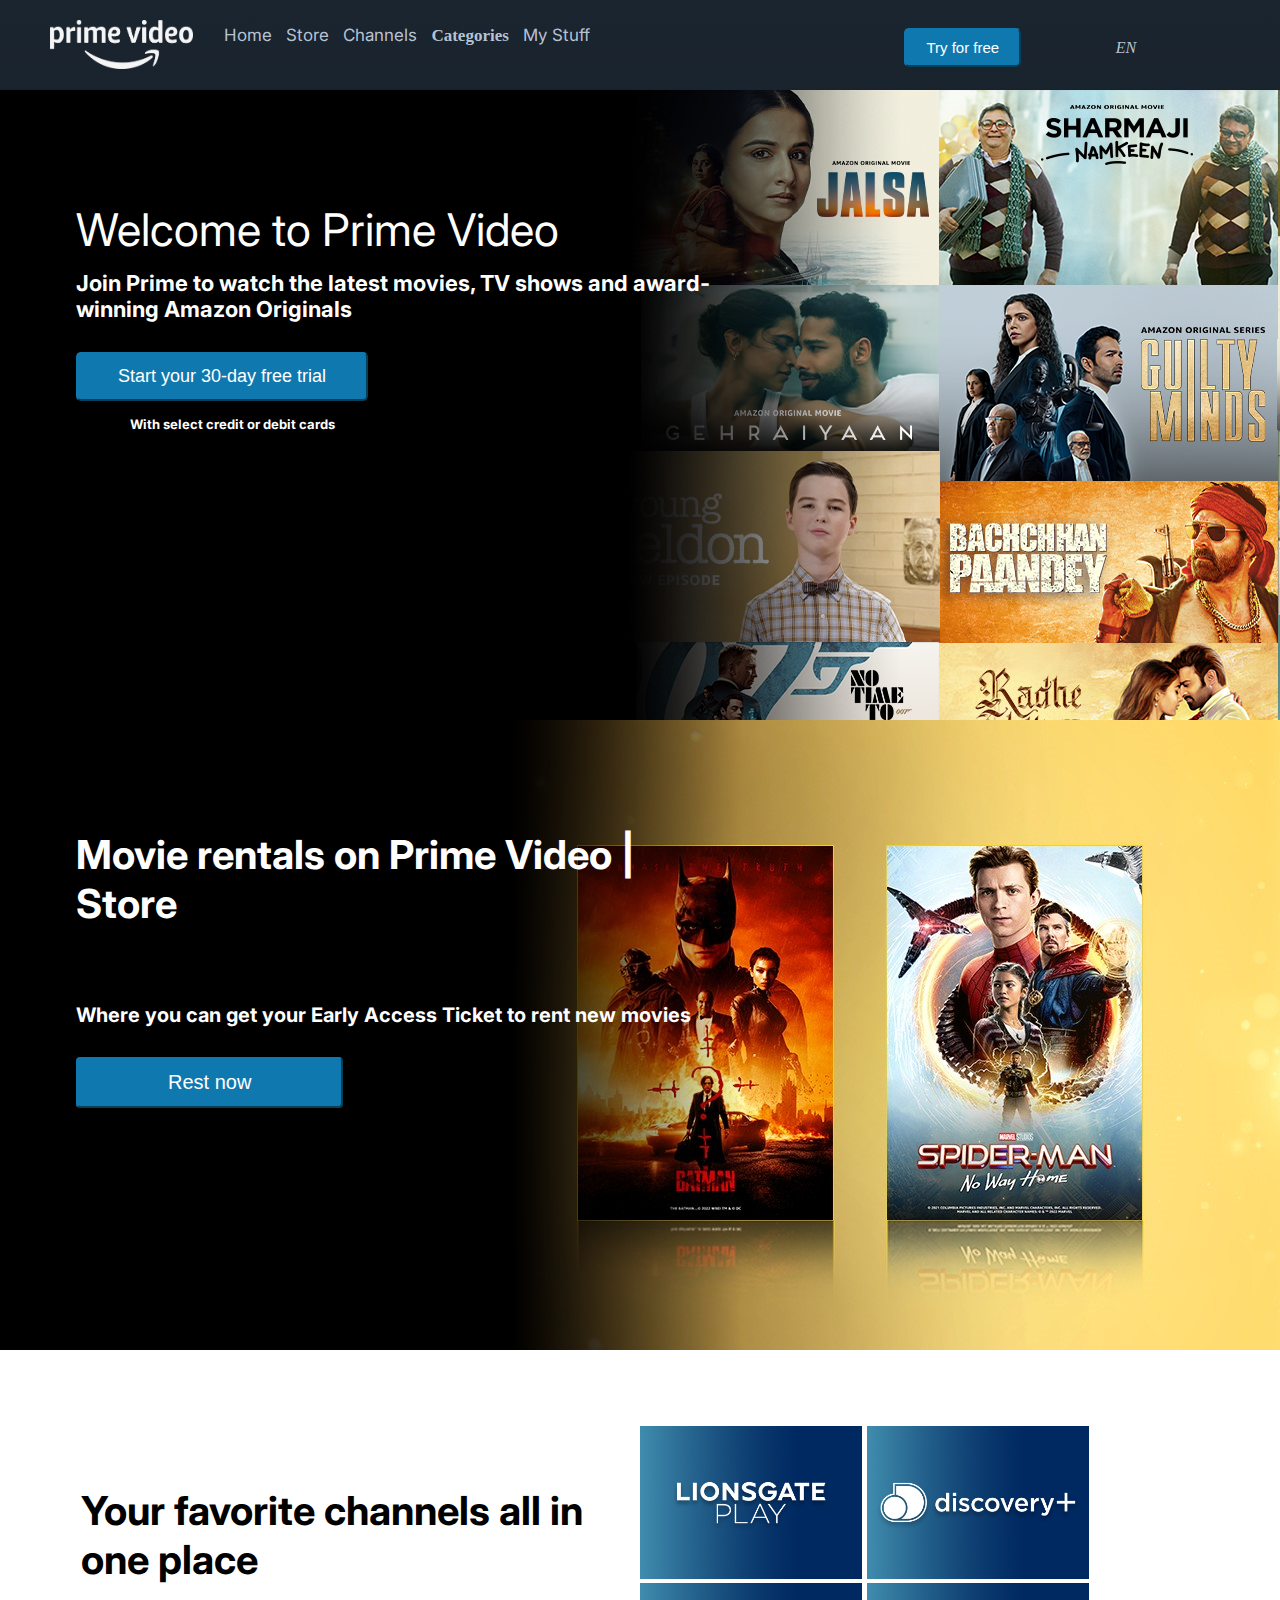
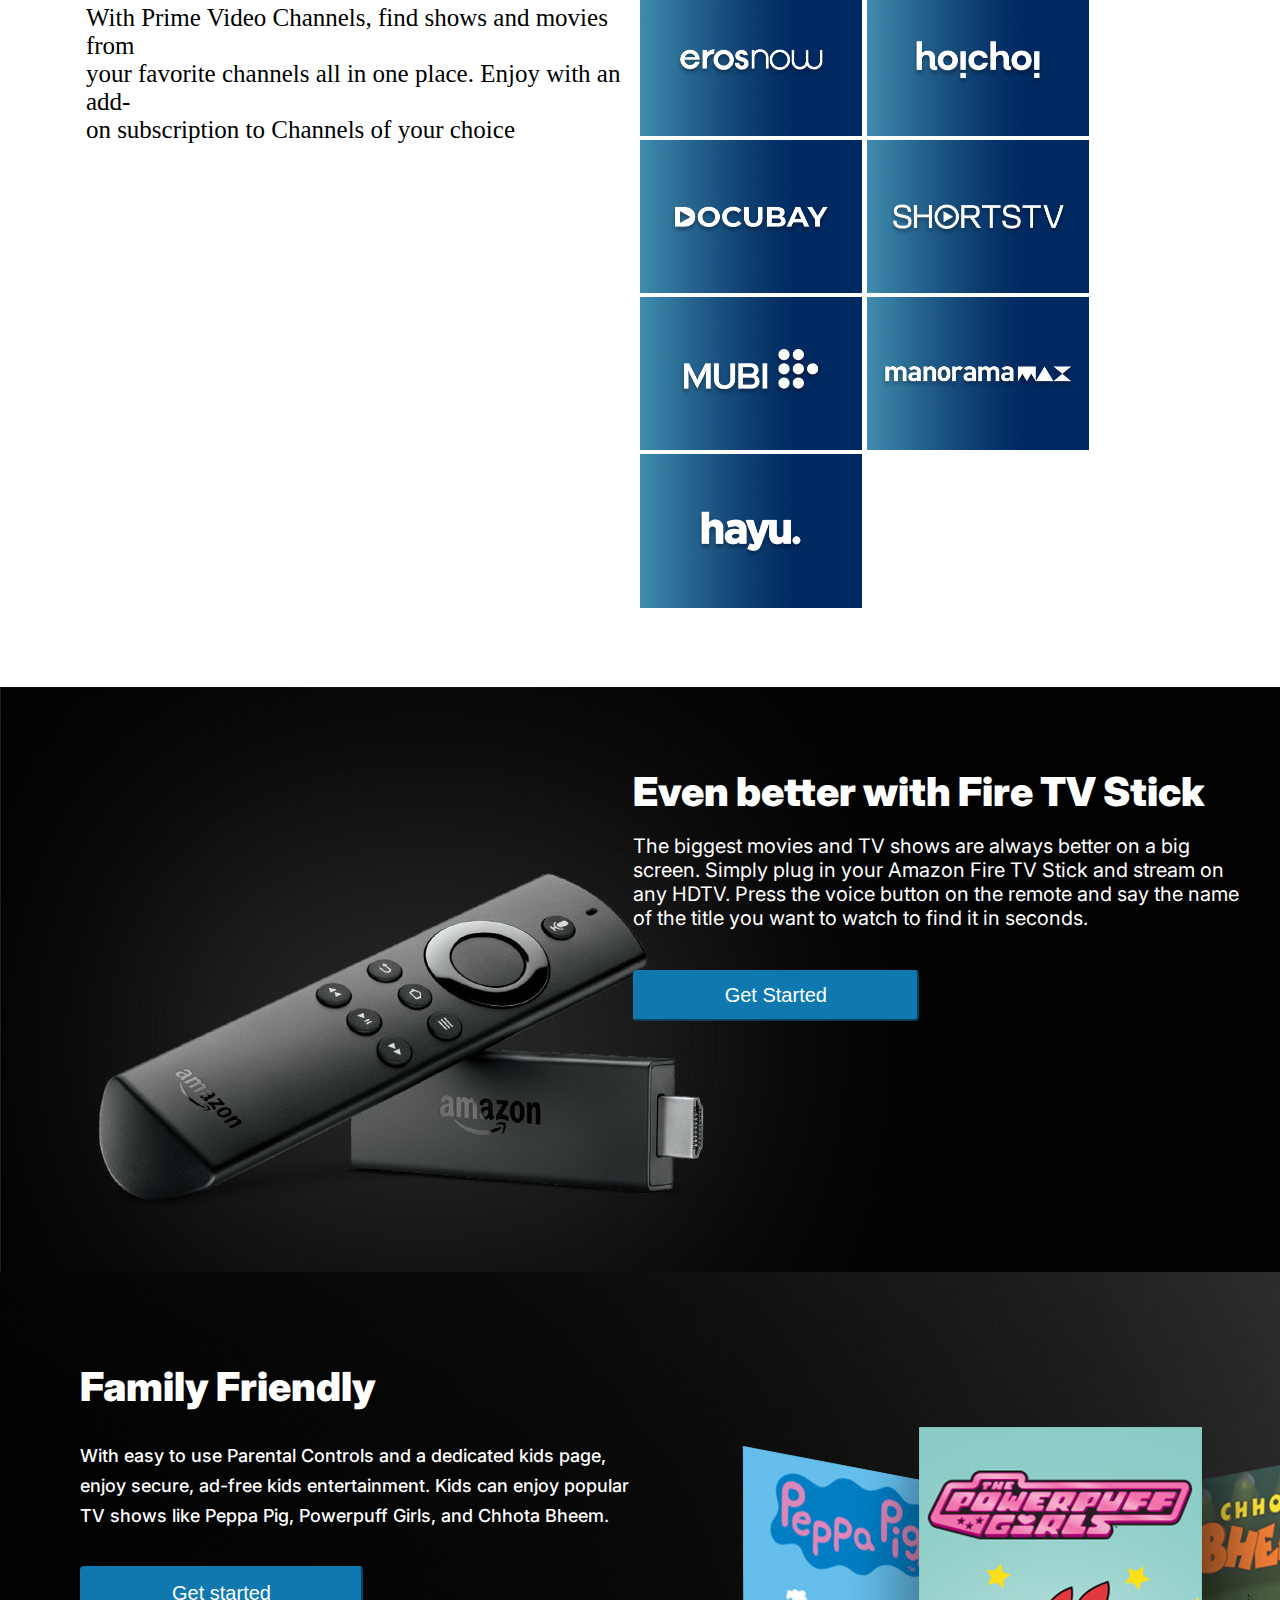
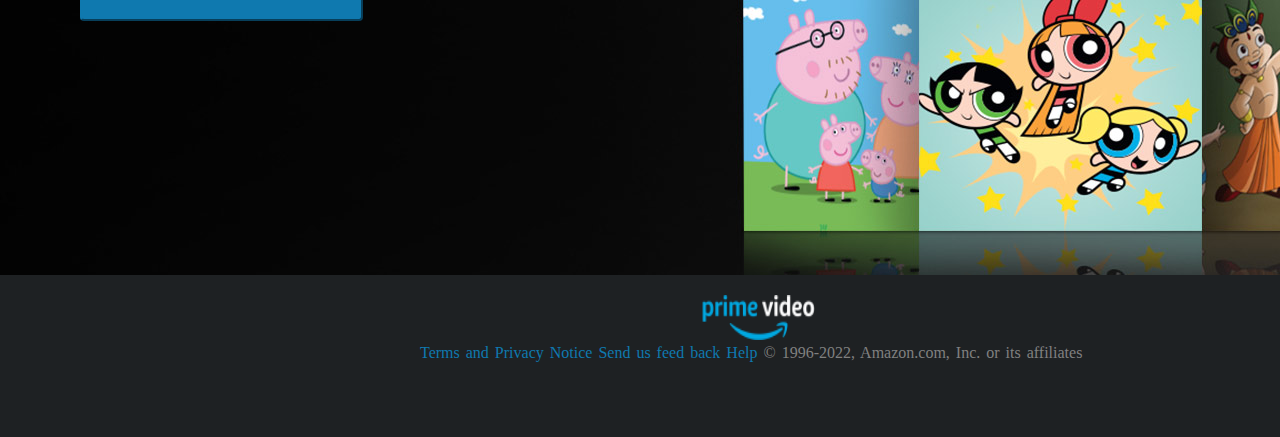
<file: amazon/index.html>
<!DOCTYPE html>
<html lang="en">
<head>
    <meta charset="UTF-8">
    <meta http-equiv="X-UA-Compatible" content="IE=edge">
    <link rel="stylesheet" href="https://cdnjs.cloudflare.com/ajax/libs/font-awesome/6.1.1/css/all.min.css" integrity="sha512-KfkfwYDsLkIlwQp6LFnl8zNdLGxu9YAA1QvwINks4PhcElQSvqcyVLLD9aMhXd13uQjoXtEKNosOWaZqXgel0g==" crossorigin="anonymous" referrerpolicy="no-referrer" />
    <meta name="viewport" content="width=device-width, initial-scale=1.0">
    <link rel="stylesheet" href="amazon.css">
    <link rel="preconnect" href="https://fonts.googleapis.com">
    <link rel="preconnect" href="https://fonts.gstatic.com" crossorigin>
    <link href="https://fonts.googleapis.com/css2?family=Inter:wght@100&family=Roboto:wght@100;300;400;500&display=swap" rel="stylesheet">
    <link rel="preconnect" href="https://fonts.googleapis.com">
    <link rel="icon" href="playicon.png">
<link rel="preconnect" href="https://fonts.gstatic.com" crossorigin>
<link href="https://fonts.googleapis.com/css2?family=Inter:wght@200&family=Roboto:wght@100;300;400;500&display=swap" rel="stylesheet">

    <title>Welcome To Prime Video</title>
</head>
<body>
    <section>
        <article class="nav">
        <div class="div1">
            <div class="primelog"><img src="prime-video.png" alt="" width="90%" height="70%"></div>
            <div>
                <ul>
                    <li></li>
                    <li id="textnav" class="gfont">Home</li>
                    <li id="textnav" class="gfont">Store</li>
                    <li id="textnav" class="gfont">Channels</li>
                    <li id="textnav" class="cat0 " onmouseover="oncatihover()" ><b> Categories



                    </b></li>
                    <li id="textnav" class="gfont">My Stuff</li>
                </ul>
        </div>

        </div>
        <div class="div2">
            <div>
            <ul> 
               <li><button class="freebutton">Try for free</button></li> 
                <li><i class="fa-solid fa-magnifying-glass searchicon icons"></i></li>
                <li class=""><i class="fa-solid fa-globe icons"></i> <i class="en">EN</i> </li>
                <li><i class="fa-regular fa-user icons"></i></li>
                <li></li>
            </ul>
            </div>
        </div>
        </article>
    </section>

   
    <section>
        <article id="cati" onmouseleave="oncatihover1()"> 
            <div class="catidiv">
                <div class="catidivdiv">
                    <p class="catit1 gfont">Top Categories</p>
                    <ul>
                    <li><button class="catibuttons1">Includes with <br> Prime</button></li>
                    <li><button class="catibuttons2">Amazon Originals</button></li>
                    <li><button class="catibuttons2">Movies</button></li>
                    <li><button class="catibuttons2">TV</button></li>
                    <li><button class="catibuttons2">Kids</button></li>
                    </ul>
                </div>
            </div>
            <div class="catidiv2">
                <div>
                    <ul class="catiaudio gfont">
                        <li><b>Audio languages</b> </li>
                       <li class="catili">English</li> 
                       <li class="catili">Hindi</li>
                       <li class="catili">Telugu</li>
                       <li class="catili">Tamil</li>
                       <li class="catili">Kannada</li>
                    </ul>
                </div>
                <div>
                    <ul class="catilan gfont">
                        <li class="catilanli">Malayalam</li>
                        <li class="catilanli">Punjabi</li>
                        <li class="catilanli">Marathi</li>
                        <li class="catilanli">Bengali</li>
                        <li class="catilanli">Gujarati</li>
                    </ul>
                </div>
                <div>
                    <ul class="catiaudio gfont">
                        <li><b>Other categories</b></li>
                        <li class="catili">Drama</li>
                        <li class="catili">Action and adventure</li>
                        <li class="catili">Romance</li>
                        <li class="catili">Comedy</li>
                        <li class="catili"> Suspense</li>
                        <li class="catili">Horror</li>
                        <li class="catili">Award winners</li>
                    </ul>
                </div>
    
    
            </div>
        </article>
    </section>
    

    

    <section>
        <article class="mid">
            <div>
                <p class="gfont tt">Welcome to Prime Video</p>
            </div>
            <div>
                <h4 class="gfont">Join Prime to watch the latest movies, TV shows and award- <br> winning Amazon Originals</h4>
            </div>
            <div>
                <button class="midbutton">Start your 30-day free trial</button>
            </div>
            <div>
                <h6 class="gfont">With select credit or debit cards</h6>
            </div>
        </article>
    </section>

    <section>
        <article class="middown">
                <div>
                    <h1 class="gfont">
                        Movie rentals on Prime Video | <br> Store
                    </h1>
                </div>
                <div>
                    <h2 class="gfont">Where you can get your Early Access Ticket to rent new movies</h2>
                </div>
                <div>
                    <button class="downbutton">Rest now</button>
                </div>
        </article>
    </section>
      <section >
          <article class="down2">
            <div class="down2in">
                <h5 class="gfont">Your favorite channels all in <br> one place</h5>
                <h3>With Prime Video Channels, find shows and movies from <br> your favorite channels all in one place. Enjoy with an add- <br> on subscription to Channels of your choice</h3>
            </div>
            <div class=" down2in img">
                    <div class="img9"><img src="1.1.jpg" alt=""></div>
                    <div class="img9"><img src="2.2.jpg" alt=""></div>
                    <div class="img9"><img src="3.3.jpg" alt=""></div>
                    <div class="img9"><img src="4.4.jpg" alt=""></div>
                    <div class="img9"><img src="5.5.jpg" alt=""></div>
                    <div class="img9"><img src="6.6.jpg" alt=""></div>
                    <div class="img9"><img src="7.7.jpg" alt=""></div>
                    <div class="img9"><img src="8.8.jpg" alt=""></div>
                    <div class="img9"><img src="9.9.jpg" alt=""></div>
            </div>
        </article>
      </section>
      <section>
          <article class="down3">
              <div>

              </div>
              <div>
               <div class="down3div"> <p class="down3t1 gfont">Even better with Fire TV Stick</p> <br></div>
                <div class="down3div"><p class="down3t2 gfont">The biggest movies and TV shows are always better on a big <br> screen. Simply plug in your Amazon Fire TV Stick and stream on <br> any HDTV. Press the voice button on the remote and say the name <br> of the title you want to watch to find it in seconds.</p> </div>
                <div><button class="down3button">Get Started</button></div>
            </div>
          </article>
      </section>

      <section class="down4">
          <article>
            <p class="gfont down4t1"> Family Friendly </p>
            <p class="gfont down4t2">With easy to use Parental Controls and a dedicated kids page, <br> enjoy secure, ad-free kids entertainment. Kids can enjoy popular <br> TV shows like Peppa Pig, Powerpuff Girls, and Chhota Bheem.</p>
            <button class="down4button">Get started</button>
          </article>
      </section>

<section class="footer">
    <article>
        <div>
           <img src="primelogo.png" alt="">
        </div>
        
           <p class="links"> <a href="https://www.primevideo.com/help/ref=dvm_MLP_EU_privacy?nodeId=202064890" class="linkin"> Terms and Privacy Notice </a> <a href="https://www.amazon.com/ap/signin?clientContext=260-0517263-6788614&openid.pape.max_auth_age=0&openid.return_to=https%3A%2F%2Fwww.primevideo.com%2Fauth%2Freturn%2Fref%3Dav_auth_ap%3Flocation%3D%2Fhelp%2Fcontact-us%3Fref_%253Ddv_auth_ret&openid.identity=http%3A%2F%2Fspecs.openid.net%2Fauth%2F2.0%2Fidentifier_select&accountStatusPolicy=P1&openid.assoc_handle=amzn_prime_video_desktop_us&openid.mode=checkid_setup&language=en_US&openid.claimed_id=http%3A%2F%2Fspecs.openid.net%2Fauth%2F2.0%2Fidentifier_select&openid.ns=http%3A%2F%2Fspecs.openid.net%2Fauth%2F2.0" class="linkin"> Send us feed back </a> <a href="https://www.amazon.com/gp/help/customer/display.html" class="linkin"> Help </a> © 1996-2022, Amazon.com, Inc. or its affiliates</p>
            
    </article>
</section>


<script>

    function oncatihover(){
        document.getElementById("cati").style.display = "flex";
    }

    function oncatihover1(){
        document.getElementById("cati").style.display = "none";
    }


</script>
</body>
</html>
</file>
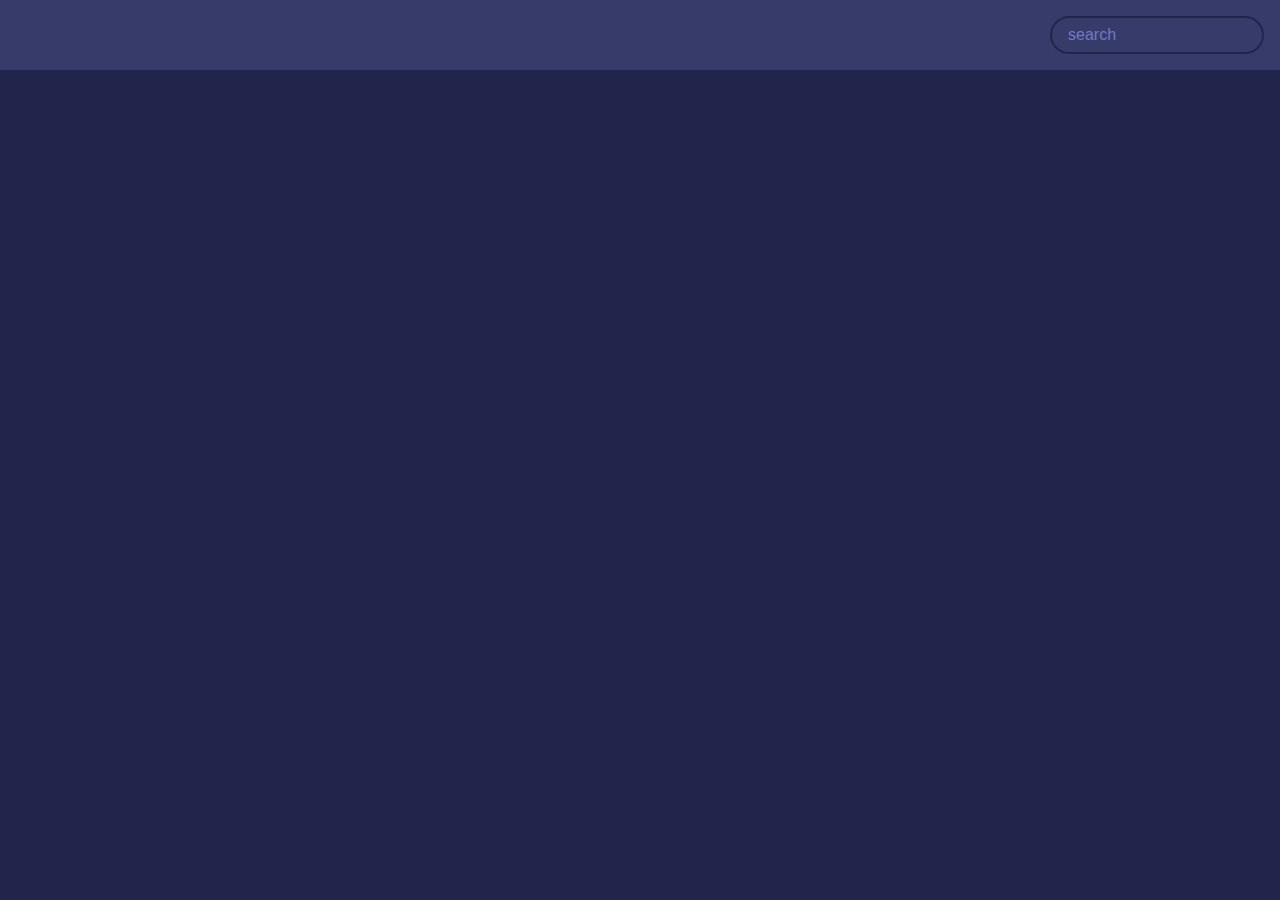
<file: MovieWeb/index.html>
<!DOCTYPE html>
<html lang="en">
  <head>
    <meta charset="UTF-8" />
    <meta http-equiv="X-UA-Compatible" content="IE=edge" />
    <meta name="viewport" content="width=device-width, initial-scale=1.0" />
    <link rel="stylesheet" href="index.css" />
    <title>Movie List</title>
  </head>
  <body>
    <header>
      <form id="form">
        <input type="text" placeholder="search" id="search" class="search" />
      </form>
    </header>
    
    <div class="main" id="main"></div>
    <script src="index.js"></script>
  </body>
</html>
</file>
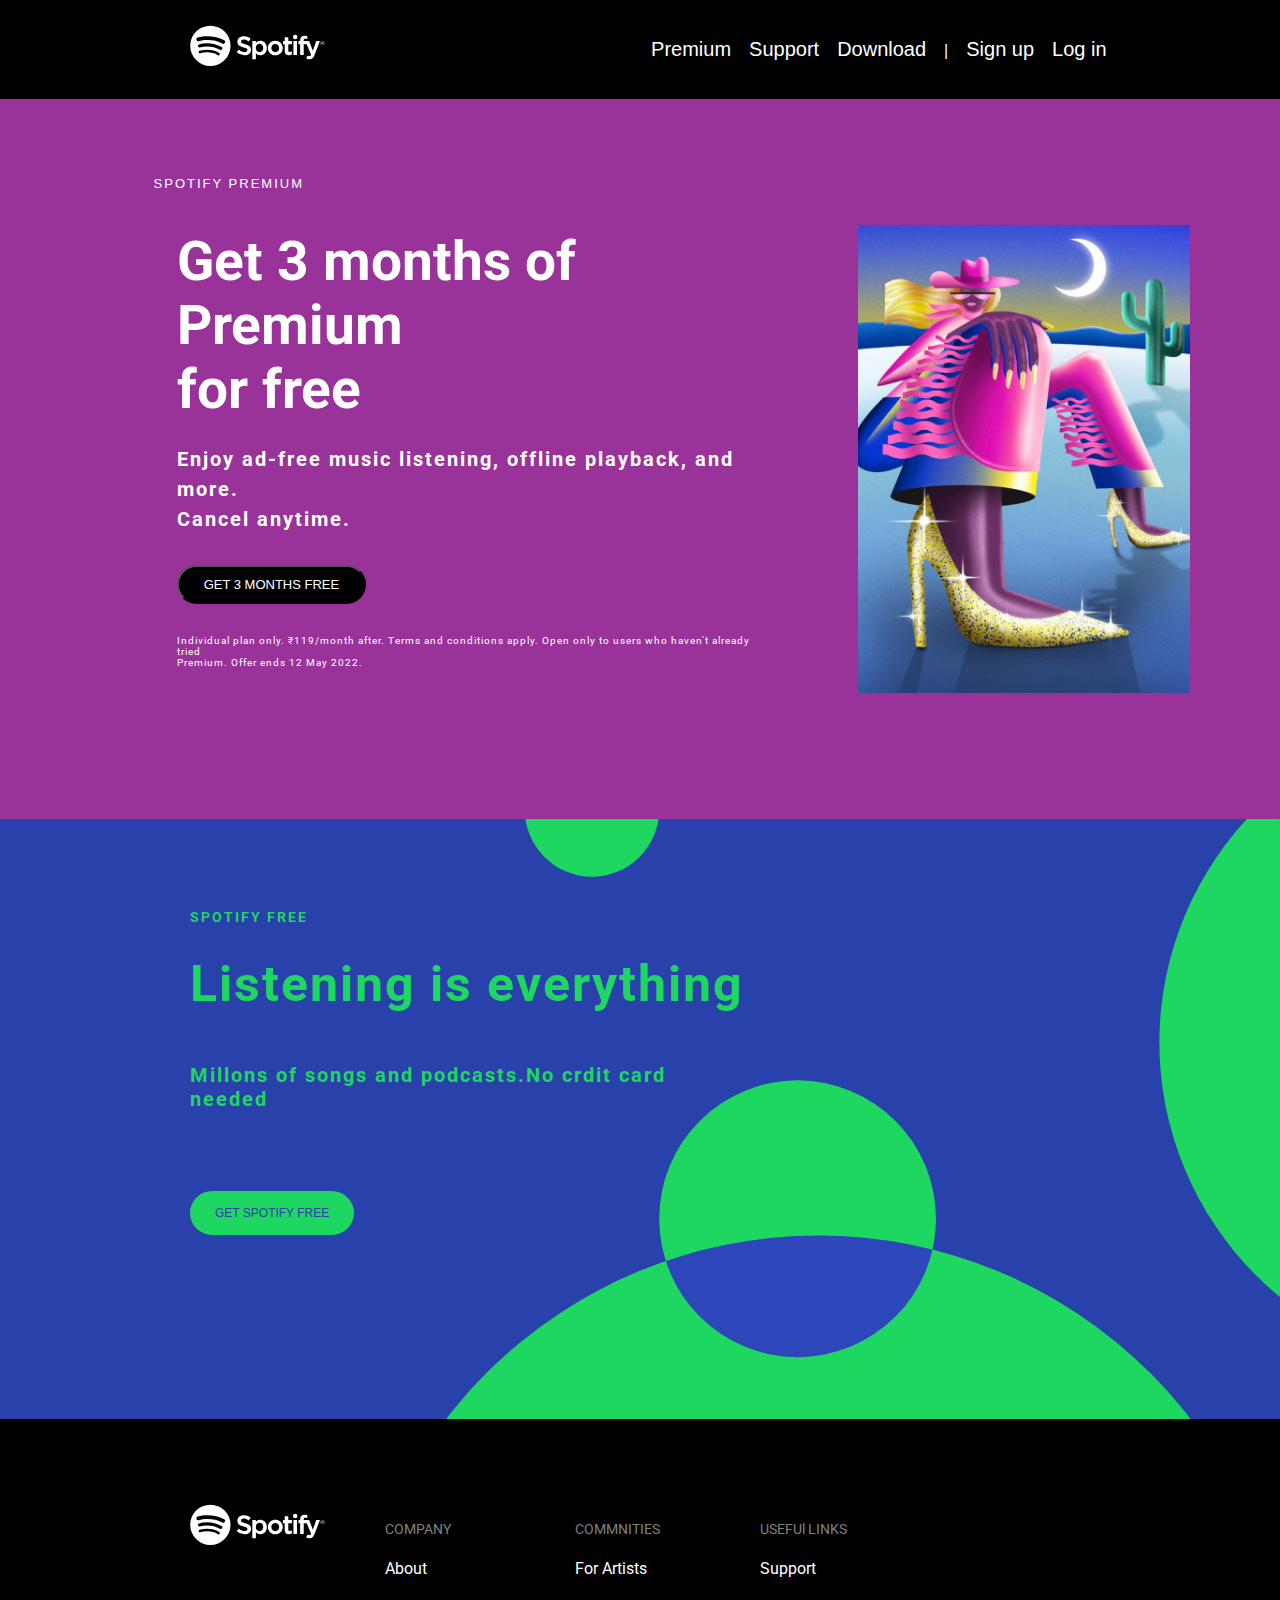
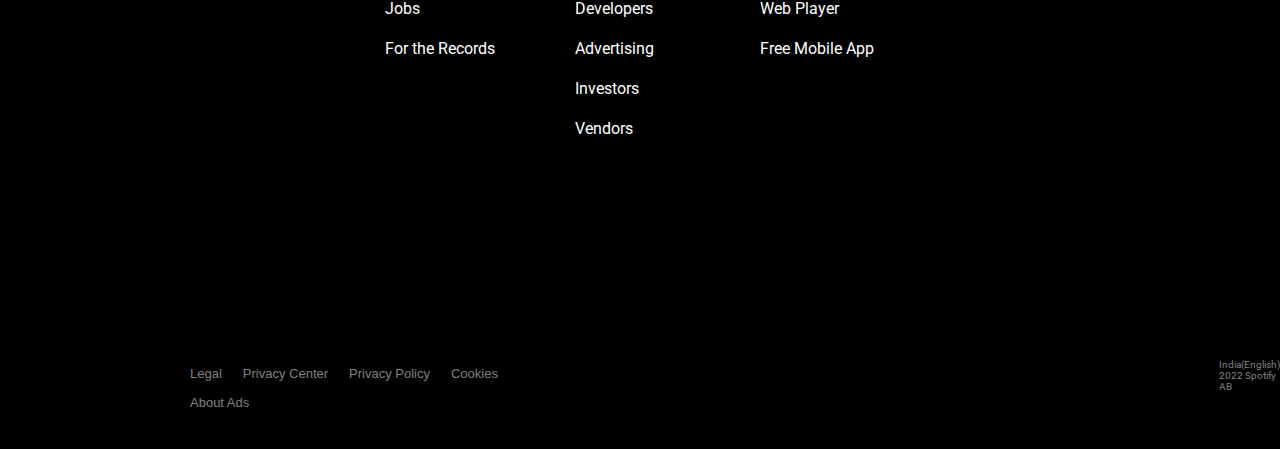
<file: Spotify/index.html>
<!DOCTYPE html>
<html lang="en">
<head>
    <meta charset="UTF-8">
    <meta http-equiv="X-UA-Compatible" content="IE=edge">
    <meta name="viewport" content="width=device-width, initial-scale=1.0">
    <link rel="preconnect" href="https://fonts.googleapis.com">
<link rel="preconnect" href="https://fonts.gstatic.com" crossorigin>
<link href="https://fonts.googleapis.com/css2?family=Roboto:wght@100;300;400;500&display=swap" rel="stylesheet">
<link rel="stylesheet" href="https://cdnjs.cloudflare.com/ajax/libs/font-awesome/6.1.1/css/all.min.css" integrity="sha512-KfkfwYDsLkIlwQp6LFnl8zNdLGxu9YAA1QvwINks4PhcElQSvqcyVLLD9aMhXd13uQjoXtEKNosOWaZqXgel0g==" crossorigin="anonymous" referrerpolicy="no-referrer" />
    <title>Document</title>
    <link rel="stylesheet" href="spotify.css">
</head>
<body>
    <section class="nav">
        <article class="nav_article">
            <div class="svg_div">
                <svg id="svg1" viewBox="0 0 63 20" xmlns="http://www.w3.org/2000/svg" preserveAspectRatio="xMidYMin meet"><g fill-rule="evenodd" class="svelte-1gcdbl9"><path d="M61.842 9.506a1.02 1.02 0 0 1-1.023-1.024c0-.562.453-1.03 1.029-1.03a1.02 1.02 0 0 1 1.023 1.024 1.03 1.03 0 0 1-1.029 1.03m.006-1.952a.915.915 0 0 0-.922.928c0 .51.394.921.916.921a.916.916 0 0 0 .922-.927.908.908 0 0 0-.916-.922m.226 1.027l.29.406h-.244l-.26-.372h-.225v.372h-.204V7.912h.48c.249 0 .413.128.413.343 0 .176-.102.284-.25.326m-.172-.485h-.267v.34h.267c.133 0 .212-.065.212-.17 0-.11-.08-.17-.212-.17m-12.804-3.52a1.043 1.043 0 1 0-.001 2.086 1.043 1.043 0 0 0 0-2.087m.72 2.89h-1.454a.107.107 0 0 0-.106.107v6.346c0 .06.047.107.106.107h1.455a.107.107 0 0 0 .107-.107V7.572a.107.107 0 0 0-.107-.107m3.233.006v-.2c0-.592.227-.856.736-.856.303 0 .546.06.82.152a.106.106 0 0 0 .14-.102V5.24a.107.107 0 0 0-.076-.102 3.993 3.993 0 0 0-1.21-.174c-1.343 0-2.053.757-2.053 2.188v.308h-.699a.107.107 0 0 0-.107.106v1.257c0 .059.048.107.107.107h.699v4.99c0 .058.047.106.106.106h1.455a.107.107 0 0 0 .106-.107v-4.99h1.358l2.081 4.99c-.236.523-.468.628-.785.628-.257 0-.527-.077-.803-.228a.109.109 0 0 0-.084-.008.106.106 0 0 0-.063.058l-.493 1.081a.106.106 0 0 0 .045.138c.515.279.98.398 1.554.398 1.074 0 1.668-.5 2.191-1.847L60.6 7.617a.106.106 0 0 0-.099-.146h-1.514a.107.107 0 0 0-.1.072l-1.552 4.431-1.7-4.434a.106.106 0 0 0-.099-.069h-2.485m-5.577-.006h-1.6V5.828a.106.106 0 0 0-.107-.106h-1.455a.107.107 0 0 0-.106.106v1.637h-.7a.106.106 0 0 0-.106.107v1.25c0 .059.048.107.106.107h.7v3.234c0 1.308.65 1.97 1.934 1.97.522 0 .954-.107 1.362-.338a.106.106 0 0 0 .054-.093v-1.19a.106.106 0 0 0-.154-.096c-.28.141-.551.206-.854.206-.467 0-.675-.211-.675-.686V8.929h1.6a.106.106 0 0 0 .107-.107v-1.25a.106.106 0 0 0-.106-.107m-7.671-.133c-1.96 0-3.497 1.51-3.497 3.437 0 1.907 1.526 3.4 3.473 3.4 1.967 0 3.508-1.504 3.508-3.424 0-1.914-1.53-3.413-3.484-3.413m0 5.362c-1.043 0-1.83-.838-1.83-1.95 0-1.115.76-1.924 1.806-1.924 1.05 0 1.84.838 1.84 1.95 0 1.115-.763 1.924-1.816 1.924m-7.014-5.362c-.82 0-1.492.323-2.046.984v-.744a.107.107 0 0 0-.106-.107h-1.455a.107.107 0 0 0-.106.107v8.27c0 .058.048.106.106.106h1.455a.107.107 0 0 0 .106-.106v-2.61c.555.621 1.227.925 2.046.925 1.522 0 3.063-1.172 3.063-3.412s-1.54-3.413-3.063-3.413m1.372 3.413c0 1.14-.703 1.937-1.709 1.937-.995 0-1.745-.833-1.745-1.937s.75-1.937 1.745-1.937c.99 0 1.71.814 1.71 1.937m-8.437-1.81c-1.624-.388-1.913-.66-1.913-1.231 0-.54.508-.903 1.264-.903.732 0 1.459.275 2.22.843a.107.107 0 0 0 .15-.023l.794-1.119a.107.107 0 0 0-.02-.144c-.906-.728-1.927-1.081-3.12-1.081-1.755 0-2.98 1.052-2.98 2.559 0 1.615 1.057 2.187 2.884 2.628 1.554.358 1.817.658 1.817 1.195 0 .594-.53.963-1.385.963-.948 0-1.721-.32-2.587-1.068a.11.11 0 0 0-.078-.026.105.105 0 0 0-.073.038l-.89 1.058a.105.105 0 0 0 .011.148 5.303 5.303 0 0 0 3.581 1.373c1.89 0 3.112-1.033 3.112-2.631 0-1.351-.807-2.098-2.787-2.58M9.507.305a9.41 9.41 0 1 0 0 18.82 9.41 9.41 0 0 0 0-18.82m4.316 13.572a.586.586 0 0 1-.807.195c-2.21-1.35-4.99-1.655-8.266-.907a.586.586 0 1 1-.261-1.143c3.584-.82 6.659-.467 9.139 1.049.276.169.363.53.195.806m1.15-2.562a.734.734 0 0 1-1.008.242c-2.529-1.555-6.385-2.005-9.377-1.097a.735.735 0 0 1-.426-1.404c3.418-1.037 7.666-.534 10.57 1.25a.734.734 0 0 1 .242 1.01m.1-2.669C12.04 6.846 7.036 6.68 4.141 7.56a.88.88 0 1 1-.511-1.684c3.323-1.01 8.849-.814 12.34 1.258a.88.88 0 0 1-.898 1.514"></path></g></svg>
            </div>

            <div>
                <ul>
                    <li><button class="nav_button"><a href="https://www.spotify.com/in-en/premium/">Premium</a></button></li>
                    <li><button class="nav_button"><a href="https://support.spotify.com/in-en/">Support</a></button></li>
                    <li><button class="nav_button"><a href="https://www.spotify.com/in-en/download/windows/">Download</a></button></li>
                    <li>|</li>
                    <li><button class="nav_button"><a href="https://www.spotify.com/in-en/signup">Sign up</a></button></li>
                    <li><button class="nav_button" ><a href="https://accounts.spotify.com/en/login/?continue=https%3A//open.spotify.com/__noul__%3Fl2l%3D1%26nd%3D1&_locale=en-IN">Log in</a></button> </li>
                </ul>
            </div>
        </article>
    </section>
    <section>
        <article class="mid_article">
            <div class="middiv">
                <p>spotify premium</p>
                <h1>Get 3 months of Premium <br> for free</h1>
                <h3 class="h3">Enjoy ad-free music listening, offline playback, and more. <br> Cancel anytime.</h3> 
                <button class="midbutton">get 3 months free</button> <br>
                <h6>Individual plan only. ₹119/month after. Terms and conditions apply. Open only to users who haven't already tried  <br> Premium. Offer ends 12 May 2022.</h6>
            </div>
            <div class="midpic">
                <img src="spotifyimg.jpg" alt="" class="imgg">
                <!-- https://i.scdn.co/image/ab678e040000ed3a2d7754efa51ae9dbeb79a9eb -->
            </div>
        </article>
    </section>
    <section >
        <article class=" downdiv" direction="ltr">
            <div class="downdiv2">
                <h5>Spotify free</h5>
                <h2>Listening is everything</h2>
                <h3>Millons of songs and podcasts.No crdit card <br>needed</h3>
                <button class="downbutton">get spotify free</button>
            </div>
        </article>
    </section>

    <section class="foot">
        <article class="footer">
            
            <div class="footerpic">
                   <svg  id="svg2" viewBox="0 0 63 20" xmlns="http://www.w3.org/2000/svg" preserveAspectRatio="xMidYMin meet"><g fill-rule="evenodd" class="svelte-1gcdbl9"><path d="M61.842 9.506a1.02 1.02 0 0 1-1.023-1.024c0-.562.453-1.03 1.029-1.03a1.02 1.02 0 0 1 1.023 1.024 1.03 1.03 0 0 1-1.029 1.03m.006-1.952a.915.915 0 0 0-.922.928c0 .51.394.921.916.921a.916.916 0 0 0 .922-.927.908.908 0 0 0-.916-.922m.226 1.027l.29.406h-.244l-.26-.372h-.225v.372h-.204V7.912h.48c.249 0 .413.128.413.343 0 .176-.102.284-.25.326m-.172-.485h-.267v.34h.267c.133 0 .212-.065.212-.17 0-.11-.08-.17-.212-.17m-12.804-3.52a1.043 1.043 0 1 0-.001 2.086 1.043 1.043 0 0 0 0-2.087m.72 2.89h-1.454a.107.107 0 0 0-.106.107v6.346c0 .06.047.107.106.107h1.455a.107.107 0 0 0 .107-.107V7.572a.107.107 0 0 0-.107-.107m3.233.006v-.2c0-.592.227-.856.736-.856.303 0 .546.06.82.152a.106.106 0 0 0 .14-.102V5.24a.107.107 0 0 0-.076-.102 3.993 3.993 0 0 0-1.21-.174c-1.343 0-2.053.757-2.053 2.188v.308h-.699a.107.107 0 0 0-.107.106v1.257c0 .059.048.107.107.107h.699v4.99c0 .058.047.106.106.106h1.455a.107.107 0 0 0 .106-.107v-4.99h1.358l2.081 4.99c-.236.523-.468.628-.785.628-.257 0-.527-.077-.803-.228a.109.109 0 0 0-.084-.008.106.106 0 0 0-.063.058l-.493 1.081a.106.106 0 0 0 .045.138c.515.279.98.398 1.554.398 1.074 0 1.668-.5 2.191-1.847L60.6 7.617a.106.106 0 0 0-.099-.146h-1.514a.107.107 0 0 0-.1.072l-1.552 4.431-1.7-4.434a.106.106 0 0 0-.099-.069h-2.485m-5.577-.006h-1.6V5.828a.106.106 0 0 0-.107-.106h-1.455a.107.107 0 0 0-.106.106v1.637h-.7a.106.106 0 0 0-.106.107v1.25c0 .059.048.107.106.107h.7v3.234c0 1.308.65 1.97 1.934 1.97.522 0 .954-.107 1.362-.338a.106.106 0 0 0 .054-.093v-1.19a.106.106 0 0 0-.154-.096c-.28.141-.551.206-.854.206-.467 0-.675-.211-.675-.686V8.929h1.6a.106.106 0 0 0 .107-.107v-1.25a.106.106 0 0 0-.106-.107m-7.671-.133c-1.96 0-3.497 1.51-3.497 3.437 0 1.907 1.526 3.4 3.473 3.4 1.967 0 3.508-1.504 3.508-3.424 0-1.914-1.53-3.413-3.484-3.413m0 5.362c-1.043 0-1.83-.838-1.83-1.95 0-1.115.76-1.924 1.806-1.924 1.05 0 1.84.838 1.84 1.95 0 1.115-.763 1.924-1.816 1.924m-7.014-5.362c-.82 0-1.492.323-2.046.984v-.744a.107.107 0 0 0-.106-.107h-1.455a.107.107 0 0 0-.106.107v8.27c0 .058.048.106.106.106h1.455a.107.107 0 0 0 .106-.106v-2.61c.555.621 1.227.925 2.046.925 1.522 0 3.063-1.172 3.063-3.412s-1.54-3.413-3.063-3.413m1.372 3.413c0 1.14-.703 1.937-1.709 1.937-.995 0-1.745-.833-1.745-1.937s.75-1.937 1.745-1.937c.99 0 1.71.814 1.71 1.937m-8.437-1.81c-1.624-.388-1.913-.66-1.913-1.231 0-.54.508-.903 1.264-.903.732 0 1.459.275 2.22.843a.107.107 0 0 0 .15-.023l.794-1.119a.107.107 0 0 0-.02-.144c-.906-.728-1.927-1.081-3.12-1.081-1.755 0-2.98 1.052-2.98 2.559 0 1.615 1.057 2.187 2.884 2.628 1.554.358 1.817.658 1.817 1.195 0 .594-.53.963-1.385.963-.948 0-1.721-.32-2.587-1.068a.11.11 0 0 0-.078-.026.105.105 0 0 0-.073.038l-.89 1.058a.105.105 0 0 0 .011.148 5.303 5.303 0 0 0 3.581 1.373c1.89 0 3.112-1.033 3.112-2.631 0-1.351-.807-2.098-2.787-2.58M9.507.305a9.41 9.41 0 1 0 0 18.82 9.41 9.41 0 0 0 0-18.82m4.316 13.572a.586.586 0 0 1-.807.195c-2.21-1.35-4.99-1.655-8.266-.907a.586.586 0 1 1-.261-1.143c3.584-.82 6.659-.467 9.139 1.049.276.169.363.53.195.806m1.15-2.562a.734.734 0 0 1-1.008.242c-2.529-1.555-6.385-2.005-9.377-1.097a.735.735 0 0 1-.426-1.404c3.418-1.037 7.666-.534 10.57 1.25a.734.734 0 0 1 .242 1.01m.1-2.669C12.04 6.846 7.036 6.68 4.141 7.56a.88.88 0 1 1-.511-1.684c3.323-1.01 8.849-.814 12.34 1.258a.88.88 0 0 1-.898 1.514"></path></g></svg>
            </div>
            
            <div class="footerc">
                <ul>
                    <li class="licompany">COMPANY</li>
                    <li class="id">About</li>
                    <li class="id">Jobs</li>
                    <li class="id">For the Records</li>
                </ul>
            </div>
            <div class="footercom">
                <ul>
                    <li class="licompany">COMMNITIES</li>
                    <li class="id">For Artists</li>
                    <li class="id">Developers</li>
                    <li class="id">Advertising</li>
                    <li class="id">Investors</li>
                    <li class="id">Vendors</li>
                </ul>
            </div>
            <div class="footeruse">
                <ul>
                    <li class="licompany">USEFUl LINKS</li>
                    <li class="id">Support</li>
                    <li class="id">Web Player</li>
                    <li class="id">Free Mobile App</li>
                </ul>
            </div>
            <div class="footericons">
                <i class="fa-brands fa-instagram icons"></i>
            </div>
            <div class="footericons">
                <i class="fa-brands fa-twitter"></i>
            </div>
            <div class="footericons">
                <i class="fa-brands fa-facebook"></i>
            </div>
        </div>
        
        </article>
        <article class="footerend">
            <div class="enddiv">
                <ul>
                    <li>Legal</li>
                    <li>Privacy Center</li>
                    <li>Privacy Policy</li>
                    <li>Cookies</li>
                    <li>About Ads</li>
                </ul>
            </div>
            <div class="indeng">
                <i class="fa-solid fa-earth-americas"></i>India(English) <br> <i class="fa-brands fa-creative-commons-pd"></i> 2022 Spotify AB
            </div>
        </article>
    </section>
    

</body>
</html>
</file>
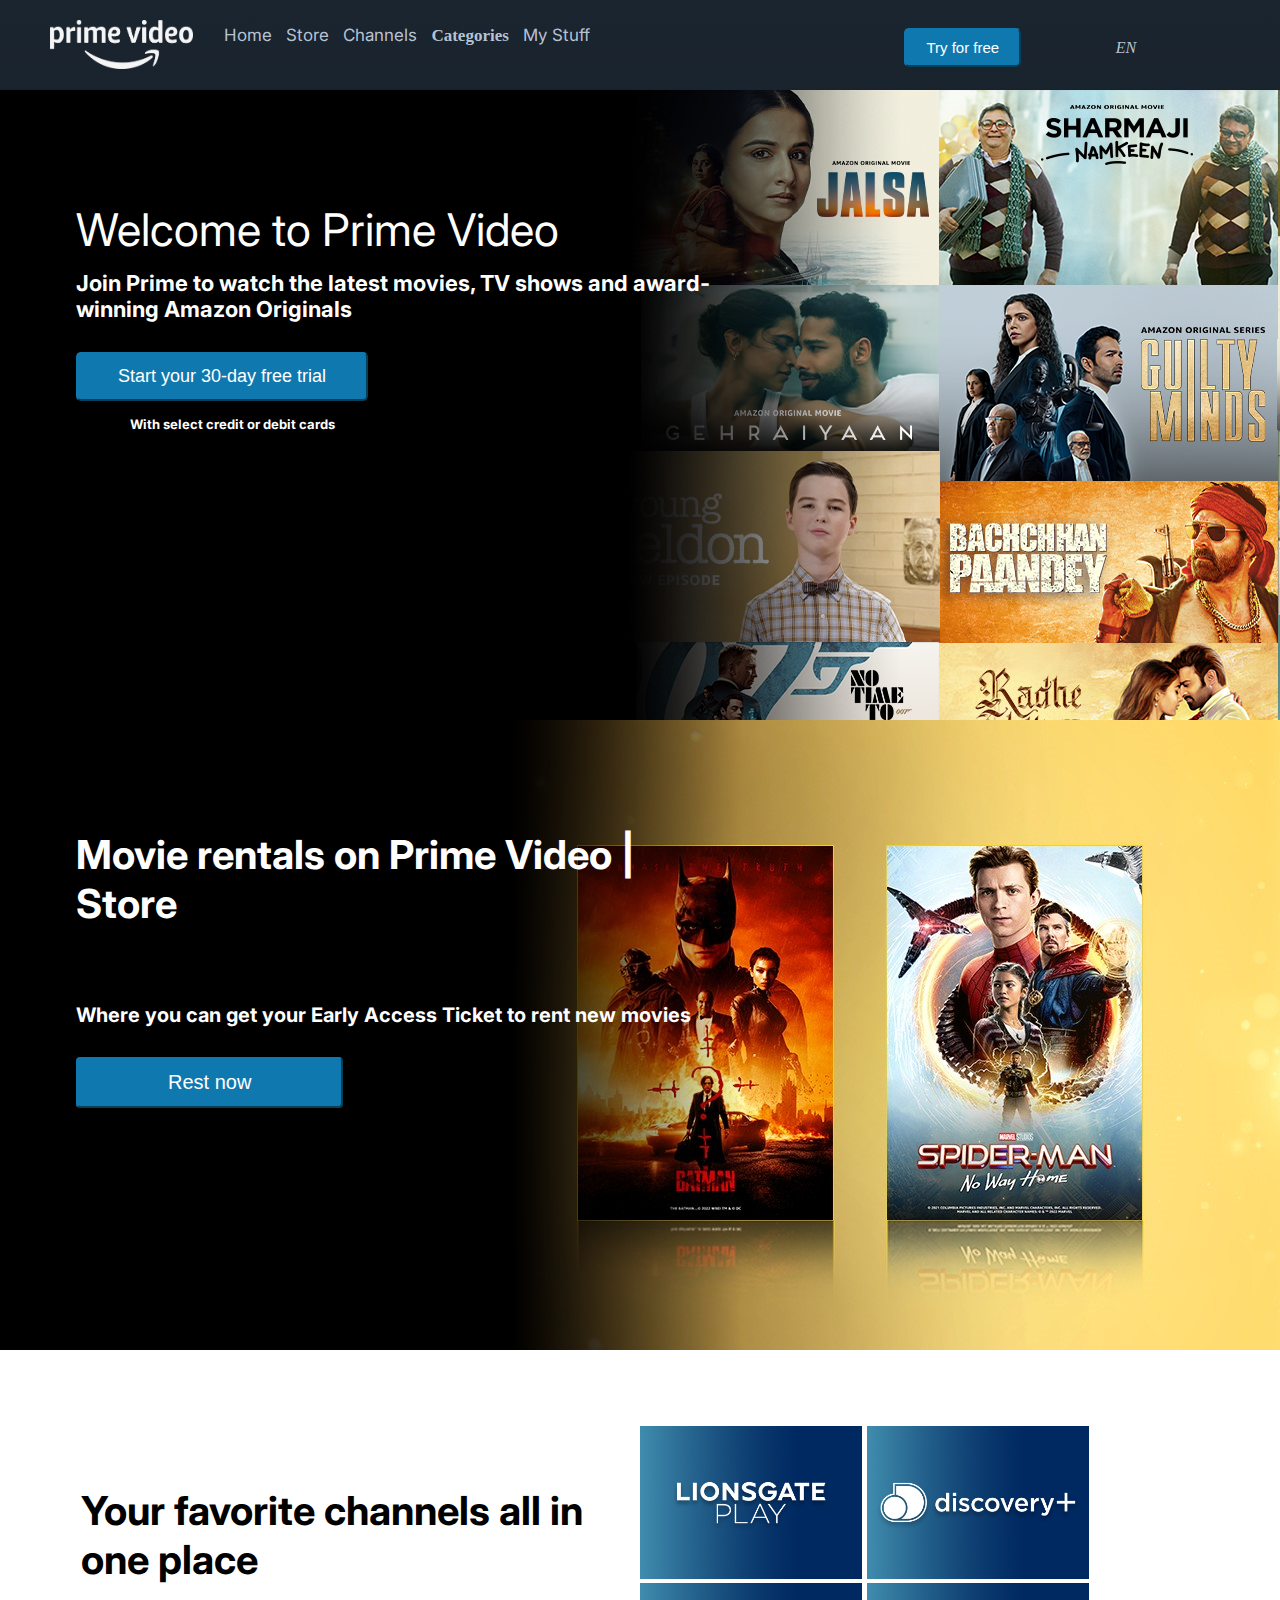
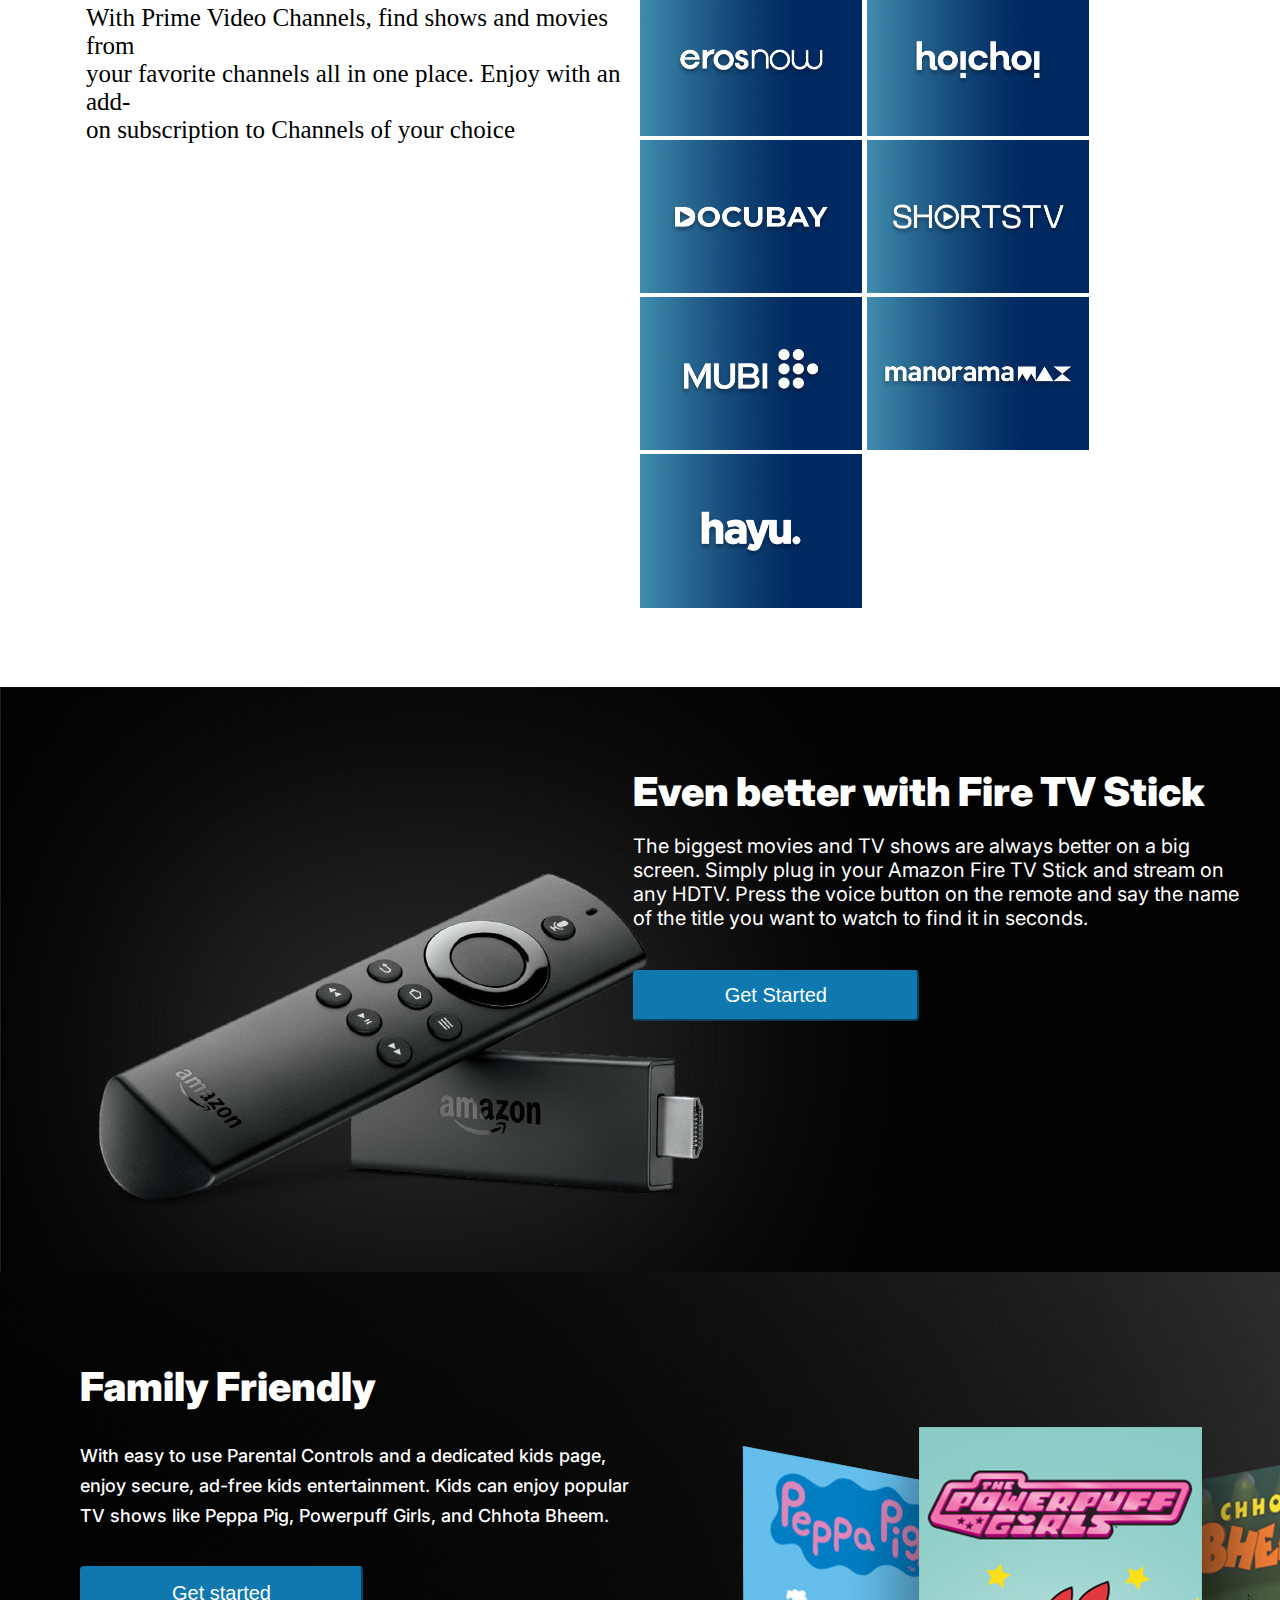
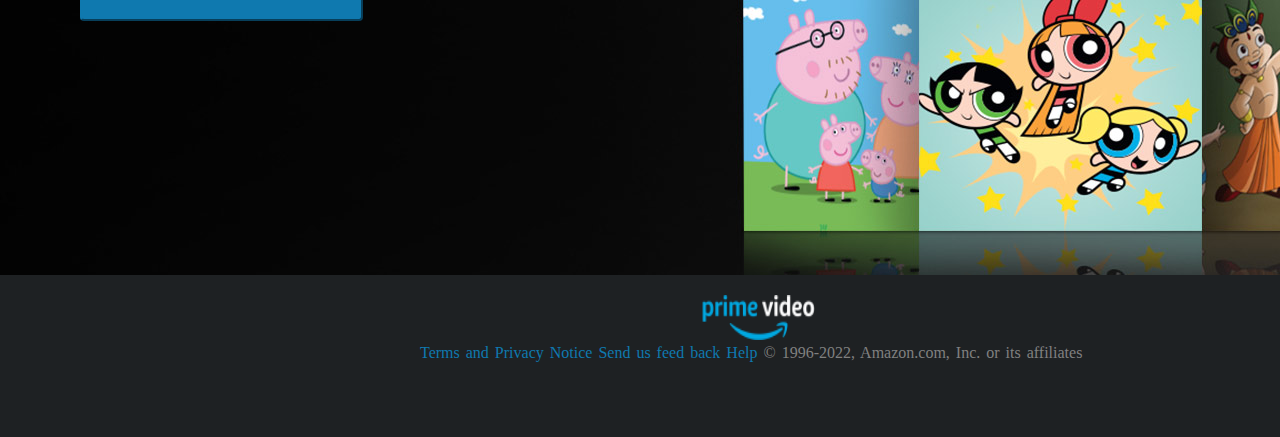
<file: amazon/amazon.html>
<!DOCTYPE html>
<html lang="en">
<head>
    <meta charset="UTF-8">
    <meta http-equiv="X-UA-Compatible" content="IE=edge">
    <link rel="stylesheet" href="https://cdnjs.cloudflare.com/ajax/libs/font-awesome/6.1.1/css/all.min.css" integrity="sha512-KfkfwYDsLkIlwQp6LFnl8zNdLGxu9YAA1QvwINks4PhcElQSvqcyVLLD9aMhXd13uQjoXtEKNosOWaZqXgel0g==" crossorigin="anonymous" referrerpolicy="no-referrer" />
    <meta name="viewport" content="width=device-width, initial-scale=1.0">
    <link rel="stylesheet" href="amazon.css">
    <link rel="preconnect" href="https://fonts.googleapis.com">
    <link rel="preconnect" href="https://fonts.gstatic.com" crossorigin>
    <link href="https://fonts.googleapis.com/css2?family=Inter:wght@100&family=Roboto:wght@100;300;400;500&display=swap" rel="stylesheet">
    <link rel="preconnect" href="https://fonts.googleapis.com">
    <link rel="icon" href="playicon.png">
<link rel="preconnect" href="https://fonts.gstatic.com" crossorigin>
<link href="https://fonts.googleapis.com/css2?family=Inter:wght@200&family=Roboto:wght@100;300;400;500&display=swap" rel="stylesheet">

    <title>Welcome To Prime Video</title>
</head>
<body>
    <section>
        <article class="nav">
        <div class="div1">
            <div class="primelog"><img src="prime-video.png" alt="" width="90%" height="70%"></div>
            <div>
                <ul>
                    <li></li>
                    <li id="textnav" class="gfont">Home</li>
                    <li id="textnav" class="gfont">Store</li>
                    <li id="textnav" class="gfont">Channels</li>
                    <li id="textnav" class="cat0 " onmouseover="oncatihover()" ><b> Categories



                    </b></li>
                    <li id="textnav" class="gfont">My Stuff</li>
                </ul>
        </div>

        </div>
        <div class="div2">
            <div>
            <ul> 
               <li><button class="freebutton">Try for free</button></li> 
                <li><i class="fa-solid fa-magnifying-glass searchicon icons"></i></li>
                <li class=""><i class="fa-solid fa-globe icons"></i> <i class="en">EN</i> </li>
                <li><i class="fa-regular fa-user icons"></i></li>
                <li></li>
            </ul>
            </div>
        </div>
        </article>
    </section>

   
    <section>
        <article id="cati" onmouseleave="oncatihover1()"> 
            <div class="catidiv">
                <div class="catidivdiv">
                    <p class="catit1 gfont">Top Categories</p>
                    <ul>
                    <li><button class="catibuttons1">Includes with <br> Prime</button></li>
                    <li><button class="catibuttons2">Amazon Originals</button></li>
                    <li><button class="catibuttons2">Movies</button></li>
                    <li><button class="catibuttons2">TV</button></li>
                    <li><button class="catibuttons2">Kids</button></li>
                    </ul>
                </div>
            </div>
            <div class="catidiv2">
                <div>
                    <ul class="catiaudio gfont">
                        <li><b>Audio languages</b> </li>
                       <li class="catili">English</li> 
                       <li class="catili">Hindi</li>
                       <li class="catili">Telugu</li>
                       <li class="catili">Tamil</li>
                       <li class="catili">Kannada</li>
                    </ul>
                </div>
                <div>
                    <ul class="catilan gfont">
                        <li class="catilanli">Malayalam</li>
                        <li class="catilanli">Punjabi</li>
                        <li class="catilanli">Marathi</li>
                        <li class="catilanli">Bengali</li>
                        <li class="catilanli">Gujarati</li>
                    </ul>
                </div>
                <div>
                    <ul class="catiaudio gfont">
                        <li><b>Other categories</b></li>
                        <li class="catili">Drama</li>
                        <li class="catili">Action and adventure</li>
                        <li class="catili">Romance</li>
                        <li class="catili">Comedy</li>
                        <li class="catili"> Suspense</li>
                        <li class="catili">Horror</li>
                        <li class="catili">Award winners</li>
                    </ul>
                </div>
    
    
            </div>
        </article>
    </section>
    

    

    <section>
        <article class="mid">
            <div>
                <p class="gfont tt">Welcome to Prime Video</p>
            </div>
            <div>
                <h4 class="gfont">Join Prime to watch the latest movies, TV shows and award- <br> winning Amazon Originals</h4>
            </div>
            <div>
                <button class="midbutton">Start your 30-day free trial</button>
            </div>
            <div>
                <h6 class="gfont">With select credit or debit cards</h6>
            </div>
        </article>
    </section>

    <section>
        <article class="middown">
                <div>
                    <h1 class="gfont">
                        Movie rentals on Prime Video | <br> Store
                    </h1>
                </div>
                <div>
                    <h2 class="gfont">Where you can get your Early Access Ticket to rent new movies</h2>
                </div>
                <div>
                    <button class="downbutton">Rest now</button>
                </div>
        </article>
    </section>
      <section >
          <article class="down2">
            <div class="down2in">
                <h5 class="gfont">Your favorite channels all in <br> one place</h5>
                <h3>With Prime Video Channels, find shows and movies from <br> your favorite channels all in one place. Enjoy with an add- <br> on subscription to Channels of your choice</h3>
            </div>
            <div class=" down2in img">
                    <div class="img9"><img src="1.1.jpg" alt=""></div>
                    <div class="img9"><img src="2.2.jpg" alt=""></div>
                    <div class="img9"><img src="3.3.jpg" alt=""></div>
                    <div class="img9"><img src="4.4.jpg" alt=""></div>
                    <div class="img9"><img src="5.5.jpg" alt=""></div>
                    <div class="img9"><img src="6.6.jpg" alt=""></div>
                    <div class="img9"><img src="7.7.jpg" alt=""></div>
                    <div class="img9"><img src="8.8.jpg" alt=""></div>
                    <div class="img9"><img src="9.9.jpg" alt=""></div>
            </div>
        </article>
      </section>
      <section>
          <article class="down3">
              <div>

              </div>
              <div>
               <div class="down3div"> <p class="down3t1 gfont">Even better with Fire TV Stick</p> <br></div>
                <div class="down3div"><p class="down3t2 gfont">The biggest movies and TV shows are always better on a big <br> screen. Simply plug in your Amazon Fire TV Stick and stream on <br> any HDTV. Press the voice button on the remote and say the name <br> of the title you want to watch to find it in seconds.</p> </div>
                <div><button class="down3button">Get Started</button></div>
            </div>
          </article>
      </section>

      <section class="down4">
          <article>
            <p class="gfont down4t1"> Family Friendly </p>
            <p class="gfont down4t2">With easy to use Parental Controls and a dedicated kids page, <br> enjoy secure, ad-free kids entertainment. Kids can enjoy popular <br> TV shows like Peppa Pig, Powerpuff Girls, and Chhota Bheem.</p>
            <button class="down4button">Get started</button>
          </article>
      </section>

<section class="footer">
    <article>
        <div>
           <img src="primelogo.png" alt="">
        </div>
        
           <p class="links"> <a href="https://www.primevideo.com/help/ref=dvm_MLP_EU_privacy?nodeId=202064890" class="linkin"> Terms and Privacy Notice </a> <a href="https://www.amazon.com/ap/signin?clientContext=260-0517263-6788614&openid.pape.max_auth_age=0&openid.return_to=https%3A%2F%2Fwww.primevideo.com%2Fauth%2Freturn%2Fref%3Dav_auth_ap%3Flocation%3D%2Fhelp%2Fcontact-us%3Fref_%253Ddv_auth_ret&openid.identity=http%3A%2F%2Fspecs.openid.net%2Fauth%2F2.0%2Fidentifier_select&accountStatusPolicy=P1&openid.assoc_handle=amzn_prime_video_desktop_us&openid.mode=checkid_setup&language=en_US&openid.claimed_id=http%3A%2F%2Fspecs.openid.net%2Fauth%2F2.0%2Fidentifier_select&openid.ns=http%3A%2F%2Fspecs.openid.net%2Fauth%2F2.0" class="linkin"> Send us feed back </a> <a href="https://www.amazon.com/gp/help/customer/display.html" class="linkin"> Help </a> © 1996-2022, Amazon.com, Inc. or its affiliates</p>
            
    </article>
</section>


<script>

    function oncatihover(){
        document.getElementById("cati").style.display = "flex";
    }

    function oncatihover1(){
        document.getElementById("cati").style.display = "none";
    }


</script>
</body>
</html>
</file>
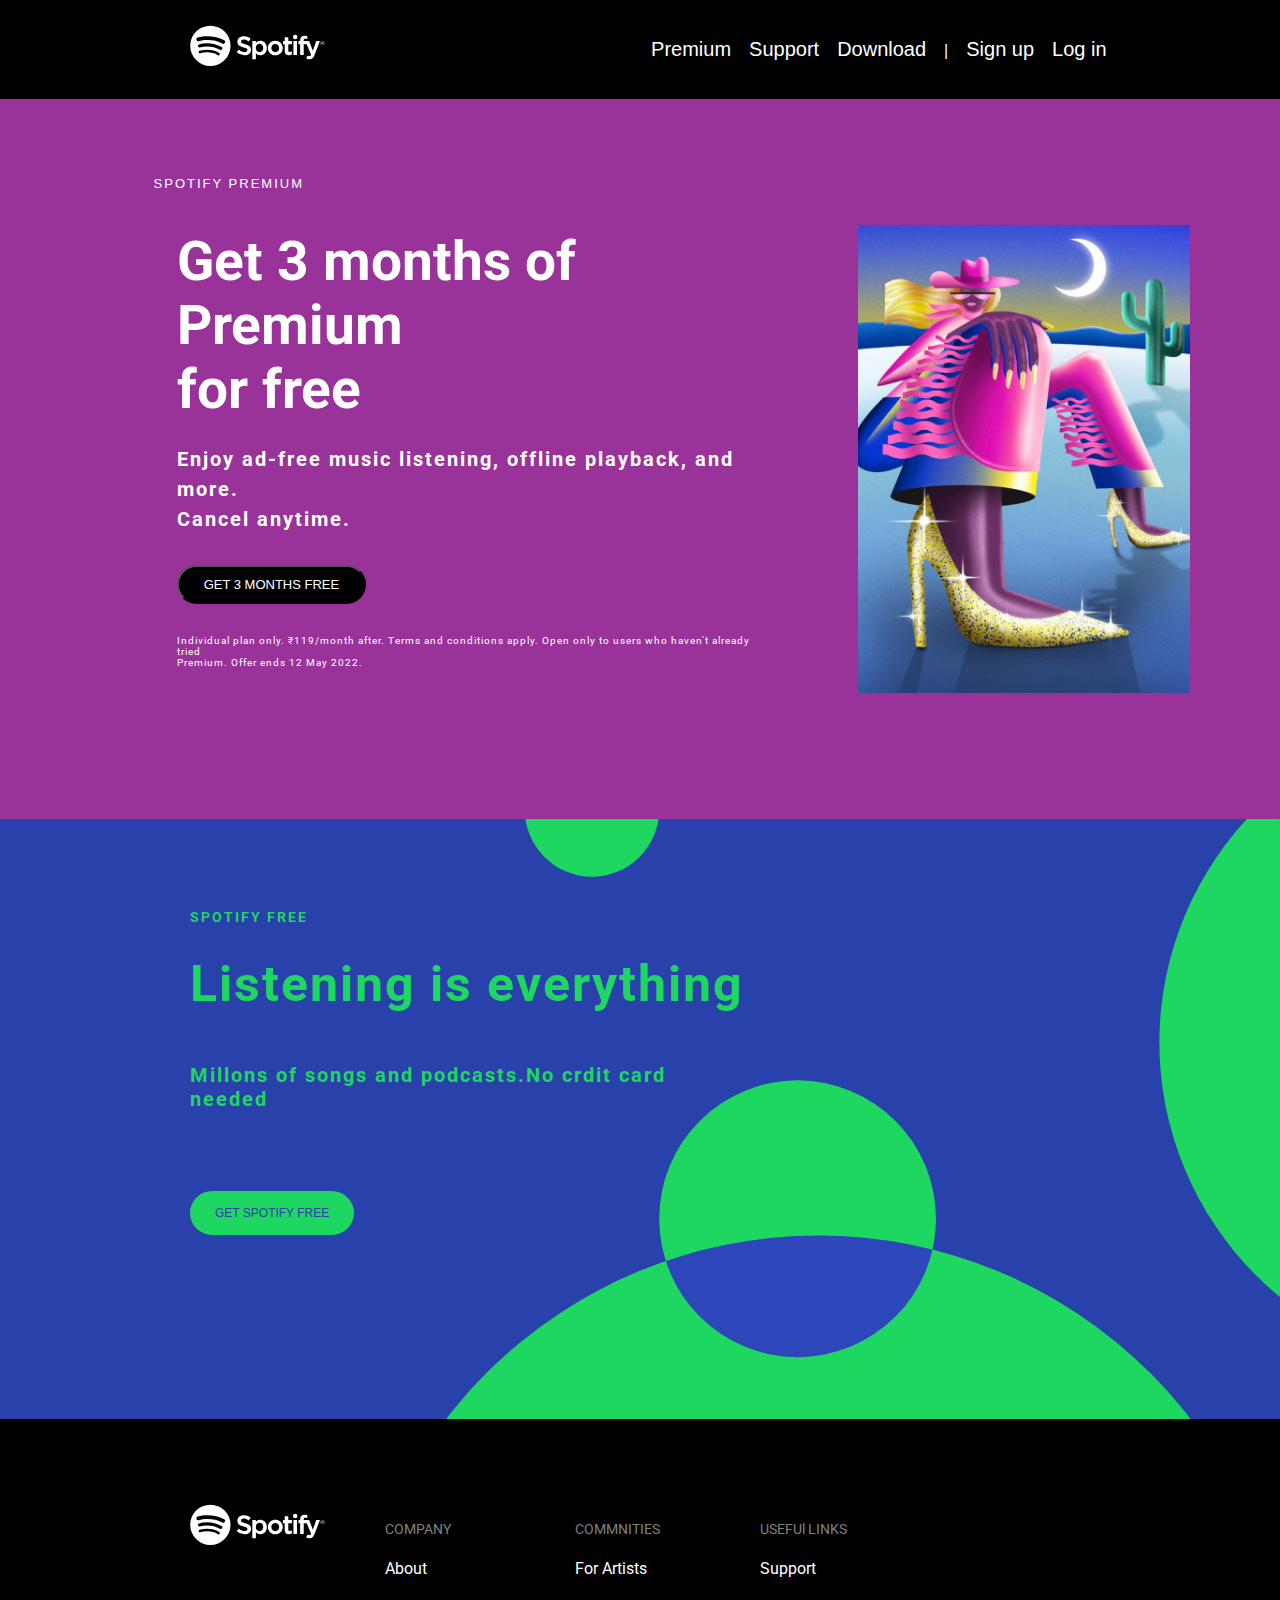
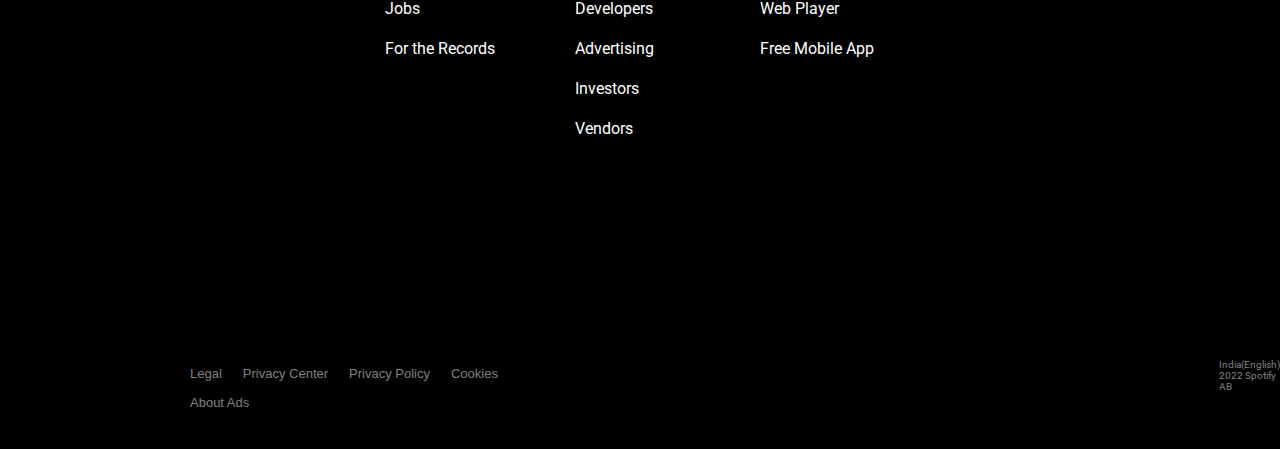
<file: Spotify/spotify.html>
<!DOCTYPE html>
<html lang="en">
<head>
    <meta charset="UTF-8">
    <meta http-equiv="X-UA-Compatible" content="IE=edge">
    <meta name="viewport" content="width=device-width, initial-scale=1.0">
    <link rel="preconnect" href="https://fonts.googleapis.com">
<link rel="preconnect" href="https://fonts.gstatic.com" crossorigin>
<link href="https://fonts.googleapis.com/css2?family=Roboto:wght@100;300;400;500&display=swap" rel="stylesheet">
<link rel="stylesheet" href="https://cdnjs.cloudflare.com/ajax/libs/font-awesome/6.1.1/css/all.min.css" integrity="sha512-KfkfwYDsLkIlwQp6LFnl8zNdLGxu9YAA1QvwINks4PhcElQSvqcyVLLD9aMhXd13uQjoXtEKNosOWaZqXgel0g==" crossorigin="anonymous" referrerpolicy="no-referrer" />
    <title>Document</title>
    <link rel="stylesheet" href="spotify.css">
</head>
<body>
    <section class="nav">
        <article class="nav_article">
            <div class="svg_div">
                <svg id="svg1" viewBox="0 0 63 20" xmlns="http://www.w3.org/2000/svg" preserveAspectRatio="xMidYMin meet"><g fill-rule="evenodd" class="svelte-1gcdbl9"><path d="M61.842 9.506a1.02 1.02 0 0 1-1.023-1.024c0-.562.453-1.03 1.029-1.03a1.02 1.02 0 0 1 1.023 1.024 1.03 1.03 0 0 1-1.029 1.03m.006-1.952a.915.915 0 0 0-.922.928c0 .51.394.921.916.921a.916.916 0 0 0 .922-.927.908.908 0 0 0-.916-.922m.226 1.027l.29.406h-.244l-.26-.372h-.225v.372h-.204V7.912h.48c.249 0 .413.128.413.343 0 .176-.102.284-.25.326m-.172-.485h-.267v.34h.267c.133 0 .212-.065.212-.17 0-.11-.08-.17-.212-.17m-12.804-3.52a1.043 1.043 0 1 0-.001 2.086 1.043 1.043 0 0 0 0-2.087m.72 2.89h-1.454a.107.107 0 0 0-.106.107v6.346c0 .06.047.107.106.107h1.455a.107.107 0 0 0 .107-.107V7.572a.107.107 0 0 0-.107-.107m3.233.006v-.2c0-.592.227-.856.736-.856.303 0 .546.06.82.152a.106.106 0 0 0 .14-.102V5.24a.107.107 0 0 0-.076-.102 3.993 3.993 0 0 0-1.21-.174c-1.343 0-2.053.757-2.053 2.188v.308h-.699a.107.107 0 0 0-.107.106v1.257c0 .059.048.107.107.107h.699v4.99c0 .058.047.106.106.106h1.455a.107.107 0 0 0 .106-.107v-4.99h1.358l2.081 4.99c-.236.523-.468.628-.785.628-.257 0-.527-.077-.803-.228a.109.109 0 0 0-.084-.008.106.106 0 0 0-.063.058l-.493 1.081a.106.106 0 0 0 .045.138c.515.279.98.398 1.554.398 1.074 0 1.668-.5 2.191-1.847L60.6 7.617a.106.106 0 0 0-.099-.146h-1.514a.107.107 0 0 0-.1.072l-1.552 4.431-1.7-4.434a.106.106 0 0 0-.099-.069h-2.485m-5.577-.006h-1.6V5.828a.106.106 0 0 0-.107-.106h-1.455a.107.107 0 0 0-.106.106v1.637h-.7a.106.106 0 0 0-.106.107v1.25c0 .059.048.107.106.107h.7v3.234c0 1.308.65 1.97 1.934 1.97.522 0 .954-.107 1.362-.338a.106.106 0 0 0 .054-.093v-1.19a.106.106 0 0 0-.154-.096c-.28.141-.551.206-.854.206-.467 0-.675-.211-.675-.686V8.929h1.6a.106.106 0 0 0 .107-.107v-1.25a.106.106 0 0 0-.106-.107m-7.671-.133c-1.96 0-3.497 1.51-3.497 3.437 0 1.907 1.526 3.4 3.473 3.4 1.967 0 3.508-1.504 3.508-3.424 0-1.914-1.53-3.413-3.484-3.413m0 5.362c-1.043 0-1.83-.838-1.83-1.95 0-1.115.76-1.924 1.806-1.924 1.05 0 1.84.838 1.84 1.95 0 1.115-.763 1.924-1.816 1.924m-7.014-5.362c-.82 0-1.492.323-2.046.984v-.744a.107.107 0 0 0-.106-.107h-1.455a.107.107 0 0 0-.106.107v8.27c0 .058.048.106.106.106h1.455a.107.107 0 0 0 .106-.106v-2.61c.555.621 1.227.925 2.046.925 1.522 0 3.063-1.172 3.063-3.412s-1.54-3.413-3.063-3.413m1.372 3.413c0 1.14-.703 1.937-1.709 1.937-.995 0-1.745-.833-1.745-1.937s.75-1.937 1.745-1.937c.99 0 1.71.814 1.71 1.937m-8.437-1.81c-1.624-.388-1.913-.66-1.913-1.231 0-.54.508-.903 1.264-.903.732 0 1.459.275 2.22.843a.107.107 0 0 0 .15-.023l.794-1.119a.107.107 0 0 0-.02-.144c-.906-.728-1.927-1.081-3.12-1.081-1.755 0-2.98 1.052-2.98 2.559 0 1.615 1.057 2.187 2.884 2.628 1.554.358 1.817.658 1.817 1.195 0 .594-.53.963-1.385.963-.948 0-1.721-.32-2.587-1.068a.11.11 0 0 0-.078-.026.105.105 0 0 0-.073.038l-.89 1.058a.105.105 0 0 0 .011.148 5.303 5.303 0 0 0 3.581 1.373c1.89 0 3.112-1.033 3.112-2.631 0-1.351-.807-2.098-2.787-2.58M9.507.305a9.41 9.41 0 1 0 0 18.82 9.41 9.41 0 0 0 0-18.82m4.316 13.572a.586.586 0 0 1-.807.195c-2.21-1.35-4.99-1.655-8.266-.907a.586.586 0 1 1-.261-1.143c3.584-.82 6.659-.467 9.139 1.049.276.169.363.53.195.806m1.15-2.562a.734.734 0 0 1-1.008.242c-2.529-1.555-6.385-2.005-9.377-1.097a.735.735 0 0 1-.426-1.404c3.418-1.037 7.666-.534 10.57 1.25a.734.734 0 0 1 .242 1.01m.1-2.669C12.04 6.846 7.036 6.68 4.141 7.56a.88.88 0 1 1-.511-1.684c3.323-1.01 8.849-.814 12.34 1.258a.88.88 0 0 1-.898 1.514"></path></g></svg>
            </div>

            <div>
                <ul>
                    <li><button class="nav_button"><a href="https://www.spotify.com/in-en/premium/">Premium</a></button></li>
                    <li><button class="nav_button"><a href="https://support.spotify.com/in-en/">Support</a></button></li>
                    <li><button class="nav_button"><a href="https://www.spotify.com/in-en/download/windows/">Download</a></button></li>
                    <li>|</li>
                    <li><button class="nav_button"><a href="https://www.spotify.com/in-en/signup">Sign up</a></button></li>
                    <li><button class="nav_button" ><a href="https://accounts.spotify.com/en/login/?continue=https%3A//open.spotify.com/__noul__%3Fl2l%3D1%26nd%3D1&_locale=en-IN">Log in</a></button> </li>
                </ul>
            </div>
        </article>
    </section>
    <section>
        <article class="mid_article">
            <div class="middiv">
                <p>spotify premium</p>
                <h1>Get 3 months of Premium <br> for free</h1>
                <h3 class="h3">Enjoy ad-free music listening, offline playback, and more. <br> Cancel anytime.</h3> 
                <button class="midbutton">get 3 months free</button> <br>
                <h6>Individual plan only. ₹119/month after. Terms and conditions apply. Open only to users who haven't already tried  <br> Premium. Offer ends 12 May 2022.</h6>
            </div>
            <div class="midpic">
                <img src="spotifyimg.jpg" alt="" class="imgg">
                <!-- https://i.scdn.co/image/ab678e040000ed3a2d7754efa51ae9dbeb79a9eb -->
            </div>
        </article>
    </section>
    <section >
        <article class=" downdiv" direction="ltr">
            <div class="downdiv2">
                <h5>Spotify free</h5>
                <h2>Listening is everything</h2>
                <h3>Millons of songs and podcasts.No crdit card <br>needed</h3>
                <button class="downbutton">get spotify free</button>
            </div>
        </article>
    </section>

    <section class="foot">
        <article class="footer">
            
            <div class="footerpic">
                   <svg  id="svg2" viewBox="0 0 63 20" xmlns="http://www.w3.org/2000/svg" preserveAspectRatio="xMidYMin meet"><g fill-rule="evenodd" class="svelte-1gcdbl9"><path d="M61.842 9.506a1.02 1.02 0 0 1-1.023-1.024c0-.562.453-1.03 1.029-1.03a1.02 1.02 0 0 1 1.023 1.024 1.03 1.03 0 0 1-1.029 1.03m.006-1.952a.915.915 0 0 0-.922.928c0 .51.394.921.916.921a.916.916 0 0 0 .922-.927.908.908 0 0 0-.916-.922m.226 1.027l.29.406h-.244l-.26-.372h-.225v.372h-.204V7.912h.48c.249 0 .413.128.413.343 0 .176-.102.284-.25.326m-.172-.485h-.267v.34h.267c.133 0 .212-.065.212-.17 0-.11-.08-.17-.212-.17m-12.804-3.52a1.043 1.043 0 1 0-.001 2.086 1.043 1.043 0 0 0 0-2.087m.72 2.89h-1.454a.107.107 0 0 0-.106.107v6.346c0 .06.047.107.106.107h1.455a.107.107 0 0 0 .107-.107V7.572a.107.107 0 0 0-.107-.107m3.233.006v-.2c0-.592.227-.856.736-.856.303 0 .546.06.82.152a.106.106 0 0 0 .14-.102V5.24a.107.107 0 0 0-.076-.102 3.993 3.993 0 0 0-1.21-.174c-1.343 0-2.053.757-2.053 2.188v.308h-.699a.107.107 0 0 0-.107.106v1.257c0 .059.048.107.107.107h.699v4.99c0 .058.047.106.106.106h1.455a.107.107 0 0 0 .106-.107v-4.99h1.358l2.081 4.99c-.236.523-.468.628-.785.628-.257 0-.527-.077-.803-.228a.109.109 0 0 0-.084-.008.106.106 0 0 0-.063.058l-.493 1.081a.106.106 0 0 0 .045.138c.515.279.98.398 1.554.398 1.074 0 1.668-.5 2.191-1.847L60.6 7.617a.106.106 0 0 0-.099-.146h-1.514a.107.107 0 0 0-.1.072l-1.552 4.431-1.7-4.434a.106.106 0 0 0-.099-.069h-2.485m-5.577-.006h-1.6V5.828a.106.106 0 0 0-.107-.106h-1.455a.107.107 0 0 0-.106.106v1.637h-.7a.106.106 0 0 0-.106.107v1.25c0 .059.048.107.106.107h.7v3.234c0 1.308.65 1.97 1.934 1.97.522 0 .954-.107 1.362-.338a.106.106 0 0 0 .054-.093v-1.19a.106.106 0 0 0-.154-.096c-.28.141-.551.206-.854.206-.467 0-.675-.211-.675-.686V8.929h1.6a.106.106 0 0 0 .107-.107v-1.25a.106.106 0 0 0-.106-.107m-7.671-.133c-1.96 0-3.497 1.51-3.497 3.437 0 1.907 1.526 3.4 3.473 3.4 1.967 0 3.508-1.504 3.508-3.424 0-1.914-1.53-3.413-3.484-3.413m0 5.362c-1.043 0-1.83-.838-1.83-1.95 0-1.115.76-1.924 1.806-1.924 1.05 0 1.84.838 1.84 1.95 0 1.115-.763 1.924-1.816 1.924m-7.014-5.362c-.82 0-1.492.323-2.046.984v-.744a.107.107 0 0 0-.106-.107h-1.455a.107.107 0 0 0-.106.107v8.27c0 .058.048.106.106.106h1.455a.107.107 0 0 0 .106-.106v-2.61c.555.621 1.227.925 2.046.925 1.522 0 3.063-1.172 3.063-3.412s-1.54-3.413-3.063-3.413m1.372 3.413c0 1.14-.703 1.937-1.709 1.937-.995 0-1.745-.833-1.745-1.937s.75-1.937 1.745-1.937c.99 0 1.71.814 1.71 1.937m-8.437-1.81c-1.624-.388-1.913-.66-1.913-1.231 0-.54.508-.903 1.264-.903.732 0 1.459.275 2.22.843a.107.107 0 0 0 .15-.023l.794-1.119a.107.107 0 0 0-.02-.144c-.906-.728-1.927-1.081-3.12-1.081-1.755 0-2.98 1.052-2.98 2.559 0 1.615 1.057 2.187 2.884 2.628 1.554.358 1.817.658 1.817 1.195 0 .594-.53.963-1.385.963-.948 0-1.721-.32-2.587-1.068a.11.11 0 0 0-.078-.026.105.105 0 0 0-.073.038l-.89 1.058a.105.105 0 0 0 .011.148 5.303 5.303 0 0 0 3.581 1.373c1.89 0 3.112-1.033 3.112-2.631 0-1.351-.807-2.098-2.787-2.58M9.507.305a9.41 9.41 0 1 0 0 18.82 9.41 9.41 0 0 0 0-18.82m4.316 13.572a.586.586 0 0 1-.807.195c-2.21-1.35-4.99-1.655-8.266-.907a.586.586 0 1 1-.261-1.143c3.584-.82 6.659-.467 9.139 1.049.276.169.363.53.195.806m1.15-2.562a.734.734 0 0 1-1.008.242c-2.529-1.555-6.385-2.005-9.377-1.097a.735.735 0 0 1-.426-1.404c3.418-1.037 7.666-.534 10.57 1.25a.734.734 0 0 1 .242 1.01m.1-2.669C12.04 6.846 7.036 6.68 4.141 7.56a.88.88 0 1 1-.511-1.684c3.323-1.01 8.849-.814 12.34 1.258a.88.88 0 0 1-.898 1.514"></path></g></svg>
            </div>
            
            <div class="footerc">
                <ul>
                    <li class="licompany">COMPANY</li>
                    <li class="id">About</li>
                    <li class="id">Jobs</li>
                    <li class="id">For the Records</li>
                </ul>
            </div>
            <div class="footercom">
                <ul>
                    <li class="licompany">COMMNITIES</li>
                    <li class="id">For Artists</li>
                    <li class="id">Developers</li>
                    <li class="id">Advertising</li>
                    <li class="id">Investors</li>
                    <li class="id">Vendors</li>
                </ul>
            </div>
            <div class="footeruse">
                <ul>
                    <li class="licompany">USEFUl LINKS</li>
                    <li class="id">Support</li>
                    <li class="id">Web Player</li>
                    <li class="id">Free Mobile App</li>
                </ul>
            </div>
            <div class="footericons">
                <i class="fa-brands fa-instagram icons"></i>
            </div>
            <div class="footericons">
                <i class="fa-brands fa-twitter"></i>
            </div>
            <div class="footericons">
                <i class="fa-brands fa-facebook"></i>
            </div>
        </div>
        
        </article>
        <article class="footerend">
            <div class="enddiv">
                <ul>
                    <li>Legal</li>
                    <li>Privacy Center</li>
                    <li>Privacy Policy</li>
                    <li>Cookies</li>
                    <li>About Ads</li>
                </ul>
            </div>
            <div class="indeng">
                <i class="fa-solid fa-earth-americas"></i>India(English) <br> <i class="fa-brands fa-creative-commons-pd"></i> 2022 Spotify AB
            </div>
        </article>
    </section>
    

</body>
</html>
</file>
<file: amazon/amazon.css>
*{
    padding: 0;
    margin: 0;
    box-sizing: border-box;
    
}


.nav{
    height: 10vh;
    width: 100%;
    background-color: #0f171e;
    background-image: linear-gradient(180deg,#1b2530 0,rgba(27,37,48,.85));
    display: flex;
    justify-content: space-between;
}

.div1{
    width: 50%;
    height: 10vh;
    display: flex;
    /* justify-content: center; */
    /* align-items: center; */
}


#textnav{
    color: rgba(204, 217, 230, 0.9);
    font-size: 17px;
}



.div1 div ul li{
    display: inline;
    padding: 20px 5px;
}


.div1 div ul{
    padding-top: 25px;
    /* padding-left: 1px; */
}

.en{
    color:rgba(204, 217, 230, 0.9);
    position: relative;
    left:2%;
    text-decoration: none;
}

.primelog{
    padding-left: 50px;
    padding-top: 20px;
   
}


.div2{
    width: 50%;
    display: flex;
    justify-content: center;
    align-items: center;
}

.freebutton{
    color: white;
    background-color: #0f79af;
    font-size: 15px;
    margin-top: 5px;
    margin-left: 190px;
    padding: 9px 20px;
    border-radius: 5px;
    border-color: #0f79af;

}
.freebutton:hover{
    background-color: #2199d5;
}
.searchicon{
   font-size: 20px;
   padding-top: 10px;
}
.icons{
    color: white;
    height: 5px;
    width: 5px;
}
/* .eng{
    color: white;
    padding-left: 30px;
} */
.div2 div ul li{
    display: inline;
    padding: 20px 20px ;
}

#cati{
    color: white;  
    display: none;
    height: 45vh;
    width: 100%;
    background-color: #0f171e;
    background-image: linear-gradient(180deg,#1b2530 0,rgba(27,37,48,.85));
    justify-content: space-between;
    /* position: absolute; */
    z-index: -1;
}

.catidiv{
    width: 60%;
    display: flex;
    justify-content: end;
    
    
}

.catidivdiv{
    width: 530.98px;
    height: 300.08px;
    line-height: 40px;
    border: 1.2px solid white;
    border-top: transparent;
    border-left: transparent;
    border-bottom: transparent;
    margin-top: 10px;
}


.catit1{
    color: white;
    padding-top: 20px; 

}



section #cati .catidiv .catidivdiv ul li{
    display:inline;
    padding:10px 5px;
    /* flex-wrap: wrap; */
}



.catibuttons1{
    color: white;
    background-image: url(catigories-bg.png);
    background-size: cover;
    text-align: center;
    font-size: 15px;
    padding:30px 35px;
    border:none;
    border-radius: 5px;
    margin-left: 0px;
    margin-right: 10px;
    margin-bottom: 25px;
}

.catibuttons2{
  
        color: white;
        background-image: url(catigories-bg.png);
        background-size: cover;
        text-align: center;
        font-size: 15px;
        padding:35px 35px;
        border:none;
        border-radius: 5px;
        margin-top: 5px;
    
}

.catibuttons1:hover{
    border:2px solid white;
}

.catibuttons2:hover{
    border:2px solid white;
}

.cat0{
     text-decoration: none; 
     cursor: pointer;
     /* position: relative; */
} 

.catidiv2{
    display: flex;
    justify-content: space-evenly;
    height: auto;
    width: 50%;
}

.catiaudio{
    color: white ;
    list-style: none;
    line-height: 30px;
    padding-top: 30px;
    padding-right: 50px;
}

.catilan{
    color: rgb(97,114,132);
    list-style: none;
    line-height: 30px;
    padding-top: 50px; 
     padding-right: 100px;
    
}

.catilanli:hover{
    color: white;
}

.catili{
    color: rgb(97,114,132);
    font-size: 18px;
}

.catili:hover{
    color: white;
}


.mid{
    background-color: black;
    background-image: url(primebg.jpg);
    height: 70vh;
    width: 100%;
    background-position: 100px 0;
    background-repeat: no-repeat;
    /* position: relative; */
}


.gfont{
    font-family: 'Inter', sans-serif;
    /* font-family: 'Roboto', sans-serif; */
}

.tt{
    color: white;
    font-size: 45px;
    font-weight: 400;
    padding-left: 76px;
    padding-top: 112px;
}
h4{
    color: white;
    padding-left: 76px;
    padding-top:13px;
    font-size: 22px;
}

.midbutton{
    color: white;
    background-color: #0f79af;
    font-size: 18px;
    margin-top: 30px;
    margin-left: 76px;
    padding: 12px 40px;
    border-radius: 5px;
    border-color: #0f79af;
}

.midbutton:hover{
    background-color: #2199d5;
}

h6{
    color: white;
    font-size: 13px;
    padding-left: 130px;
    padding-top: 15px;
}


.middown{
    background-image: linear-gradient(to right, #000 40%, transparent 58%), url(prime-downimg.jpg);
    background-position: right top;
    height: 70vh;
    width: 100%;
}

h1{
    font-size: 40px;
    color: white;
    padding-left: 76px;
    padding-top: 110px;
}

h2{
    color: white;
    font-size: 20px; 
    padding-top: 75px;
    padding-left: 76px;
}

.downbutton{
    color: white;
    background-color: #0f79af;
    font-size: 20px;
    margin-top: 30px;
    margin-left: 76px;
    padding: 12px 90px;
    border-radius: 4px;
    border-color: #0f79af;
}

.down2{
    background-color: white;
    height: auto;
    width: 100%;
    display: flex;
    justify-content: space-between;
    padding: 75.9px;
}
.down2in
{
    width: 50%;
}

h5{
    color: black;
    font-size: 40px;
    padding-left: 5px;
    padding-top: 60px;
    text-decoration: none;
}

h3{
    color: black;
    text-decoration: none;
    font-size: 25px;
    font-weight: 300;
    padding-left: 10px;
    padding-top: 20px;
}

.img{
    display: flex;
    flex-wrap: wrap;

}

.img9{
    height: auto;
    width: auto;
    margin-right: 5px;
}

.img img
{
    
    width: 221.89px;
    height: 153.13px;
}

img:hover{
    box-shadow: 0.5px 0.5px 0.5px 3.5px rgba(53, 51, 51, 0.807) ;
    
}

.down3{
    background-image: url(prime-remote.jpg);
    height: 65vh;
    width: 100%;
    display: flex;
    justify-content: space-evenly;
}

.down3t1{
    color: white;
    font-size: 40px;
    padding-left: 550px;
    padding-top: 80px;
    font-weight: 900;

}

.down3t2{
    color: white;
    font-size: 20px;
    padding-left: 550px;
    height: auto;
    width: auto;
}
.down3div{
    height: auto;
    width: auto;
}

.down3button{
    color: white;
    background-color: #0f79af;
    font-size: 20px;
    margin-top: 40px;
    margin-left: 550px;
    padding: 12px 90px;
    border-radius: 4px;
    border-color: #0f79af;
}

.down4{
    background: url(IN-kids-30Jan._CB1517304519_.jpg);
    height: 67vh;
    width: 100%;
}








.down4t1{
    color:white;
    font-size: 40px;
    font-weight: 900;
    padding-left: 80px;
    padding-top: 90px;
}

.down4t2{
    color:white;
    font-size: 18px;
    font-weight: 900;
    padding-left: 80px;
    padding-top: 30px;
    font-weight: 500;
    line-height: 30px;
}

.down4button{
    color: white;
    background-color: #0f79af;
    font-size: 20px;
    margin-top: 35px;
    margin-left: 80px;
    padding: 14px 90px;
    border-radius: 4px;
    border-color: #0f79af;
}
.footer{
    height: 18vh;
    width: 100%;
    background-color: #1e2123;
    display: flex;
    /* justify-content: center; */
    /* align-items: center; */
}

.footer article div img{
    height: 5vh;
    width: 13vh;
    margin-top: 20px;
    margin-left: 700px;
}
.links{
    color:grey ;
    margin-left: 420px;
    word-spacing: 2px;
    font-size: 16px;
  
}

.linkin{
    text-decoration: none;
    color: #0f79af;
    cursor: pointer;
}
</file>
<file: MovieWeb/index.css>
:root {
  --primary-color: #22254b;
  --secondary-color: #373b69;
}

* {
  padding: 0%;
  margin: 0%;
  box-sizing: border-box;
}

body {
  background-color: var(--primary-color);
  font-family: "Gill Sans", "Gill Sans MT", Calibri, "Trebuchet MS", sans-serif;
}

header {
  padding: 1rem;
  display: flex;
  justify-content: flex-end;
  background-color: var(--secondary-color);
}
.search {
  background-color: transparent;
  border: 2px solid var(--primary-color);
  border-radius: 50px;
  font-family: inherit;
  font-size: 1rem;
  padding: 0.5rem 1rem;
  color: white;
}

.search::placeholder {
  color: #7378c5;
}

.search:focus {
  outline: none;
  background-color: var(--primary-color);
}

.main {
  display: flex;
  flex-wrap: wrap;
}
.movie {
  width: 20rem;
  /* height: 25rem; */
  margin: 1rem;
  background-color: var(--secondary-color);
  box-shadow: 0 4px 5px rgba(0, 0, 0, 0.2);
  position: relative;
  overflow: hidden;
  border-radius: 3px;
}

.movie img {
  width: 100%;

}

.movie-info {
  color: #eee;
  display: flex;
  align-items: center;
  justify-content: space-between;
  padding: 0.5rem 1rem 1rem;
  letter-spacing: 0.5px;
}

.movie-info h3 {
  margin-top: 0;
}

.movie-info span {
  background-color: var(--primary-color);
  padding: 0.25rem 0.5rem;
  border-radius: 3px;
  font-weight: bold;
}

.movie-info span.green {
  color: lightgreen;
}
.movie-info span.orange {
  color: orange;
}
.movie-info span.red {
  color: red;
}

.overview {
  background-color: white;
  padding: 2rem;
  position: absolute;
  left: 0;
  bottom: 0;
  right: 0;
  max-height: 100%;
  transform: translateY(101%);
  transition: transform 0.3s ease-in;
}

.movie:hover .overview {
  transform: translateY(0);
}
</file>
<file: Spotify/spotify.css>
*{
    padding:0%;
    margin: 0;
    box-sizing: border-box;
}
body
{
    font-family: 'Roboto', sans-serif;
    /* font-size: 16px;
    width: 100%;
    overflow-x: hidden;
    text-rendering: optimizeLegibility; */
}

.nav{
    width: 100%;
    height: 11vh;
    background-color: black;
}

.nav_article{
    width: 87%;
    height: 11vh;
    display: flex;
    justify-content: space-between;
    align-items: center;
}

.nav .nav_article ul li{
    color: white;
    display: inline-block;
    padding:  7px ;
    font-family: spotify-circular, Helvetica, Arial, sans-serif;
}

.nav_button{
    background-color: black;
   border: none;
    font-size: 20px;
   
  
}
a{
    text-decoration: none;
    color: white;
}
.nav .nav_article ul li :hover{
    color: lightgreen;

}

#svg1{
fill: white;
height: 135px;
width: 135px;
margin-left: 190px;
margin-top: 90px;

}


/* .svg_div{
    padding: 490px 500px;
}  */

.mid_article{
    height: 80vh;
    width: 100%;
    background-color: rgb(153, 51, 153);
    justify-content: space-around;
    display: flex;
    align-items: center;
}
p{
    text-transform: uppercase;
    color: white;
    font-size:13px;
    padding-left: 20%;
    padding-top: 10%;
    font-family: spotify-circular, Helvetica, Arial, sans-serif;
    letter-spacing: 2px;
}
h1{
    color: white;
    font-size:55px;
    padding-left: 23%;
    padding-top:5%;
}

.h3{
    color: white;
    padding-left: 23%;
    padding-top: 3%;
    font-size: 20px;
    letter-spacing: 1px;
    letter-spacing: 2px;
    line-height: 30px;
}
.midbutton{
    background-color: black;
    color:white;
    border-radius: 20px;
   margin-left: 23%;
   margin-top: 4%;
   padding: 10px 25px;
    width: 100x;
    text-transform: uppercase;
    font-size: 13px;  
}
.midbutton:hover{
    transform: scale(1.1);
}


.midpic {
    width: 40%;
    height: 100%;
    display: flex;
    align-items: center;
    justify-content: center;
} 
.imgg
{
    object-fit: cover;
    width:65%;
    height: 65%;
}
.midpic img{
    display: block;
    float: right;
}
.middiv{
    width: 60%;
    height: 80vh;
}

h6{
    color: white;
    font-size: 10px;
    padding-left: 23%;
    padding-top: 4%;
    text-decoration: none;
    font-weight: 400;
    letter-spacing: 1px;
}

.downdiv{
    background-attachment: scroll;
    background-clip: border-box;
    background-color: rgb(41,65,171);
    background-image: url(spotify.svg);
    background-origin: padding-box;
    background-position-x: 100%;
    background-position-y: 100%;
    background-repeat:no-repeat;
    box-sizing: border-box;
    display: block;
    background-size: auto 100%;
    width: 100%;
    height: 600px;
    background-color: rgb(41,65,171);
    overflow: auto;

}
.downdiv2{
    color:#1ed760;
    /* justify-content: center; */
}

h5{
    padding-top: 90px;
    padding-left: 190px;
    text-transform: uppercase;
    letter-spacing: 2px;
    font-size: 14px;
}

h2{
    padding-top: 30px;
    padding-left: 190px;
    letter-spacing: 2px;
    font-size: 50px;
}

h3{
    padding-left: 190px;
    padding-top: 50px;
    text-decoration: none;
    letter-spacing: 2px;
    font-size: 20px;
}

.downbutton{
    margin-left: 190px;
    margin-top: 80px;
    padding: 15px 25px;
    border-radius: 30px;
    font-size: 12px;
    text-transform: uppercase;
    background-color: #1ed760;
    color: rgb(41,65,171);
    border-style: none;
}
.downbutton:hover{
    transform: scale(1.1);
}

.foot{
    background-color: black;
}
.footer{
    width: 100%;
    height: 60vh;
    display: flex;
}

.footerpic{
    padding-top:75px ;
    padding-left: 90px;
    font-size: 40px;
}

.footerc{
    color: white;
    padding-left: 60px;
    padding-top: 90px;
    line-height: 40px;
}
.footer ul li{
    list-style: none;
}
.licompany{
    color:  grey;
    font-size: 14px;
}
.footercom{
    color: white;
    padding-top: 90px; 
    padding-left: 80px;
    line-height: 40px;
}
.footeruse{
    color: white;
    padding-top: 90px;
    padding-left: 100px;
    line-height: 40px;
}
.footericons{
    color: white;
    font-size: 30px;
    margin-left: 30px;
    margin-top: 100px;
    border-radius: 10%;
    cursor: pointer;
}
.icons{
    margin-left: 250px;
}
.footericons:hover{
    color: #1ed760;
}
.id:hover{
    color: #1ed760;
}

.footerend{
    color: grey;
    display: flex;  
    height: 10vh; 
}

#svg2{
    fill: white;
    height: 135px;
    width: 135px;
    margin-left: 100px;
    margin-top: 10px;
}

.footerend ul li{
    display: inline-block;
    padding:  7px ;
    font-family: spotify-circular, Helvetica, Arial, sans-serif;
    padding-left: 10px;
    font-size: 13px;
   
}

.enddiv{
    padding-left:180px
}

.indeng{
    padding-left: 700px;
    font-size: 10px;
}
</file>
